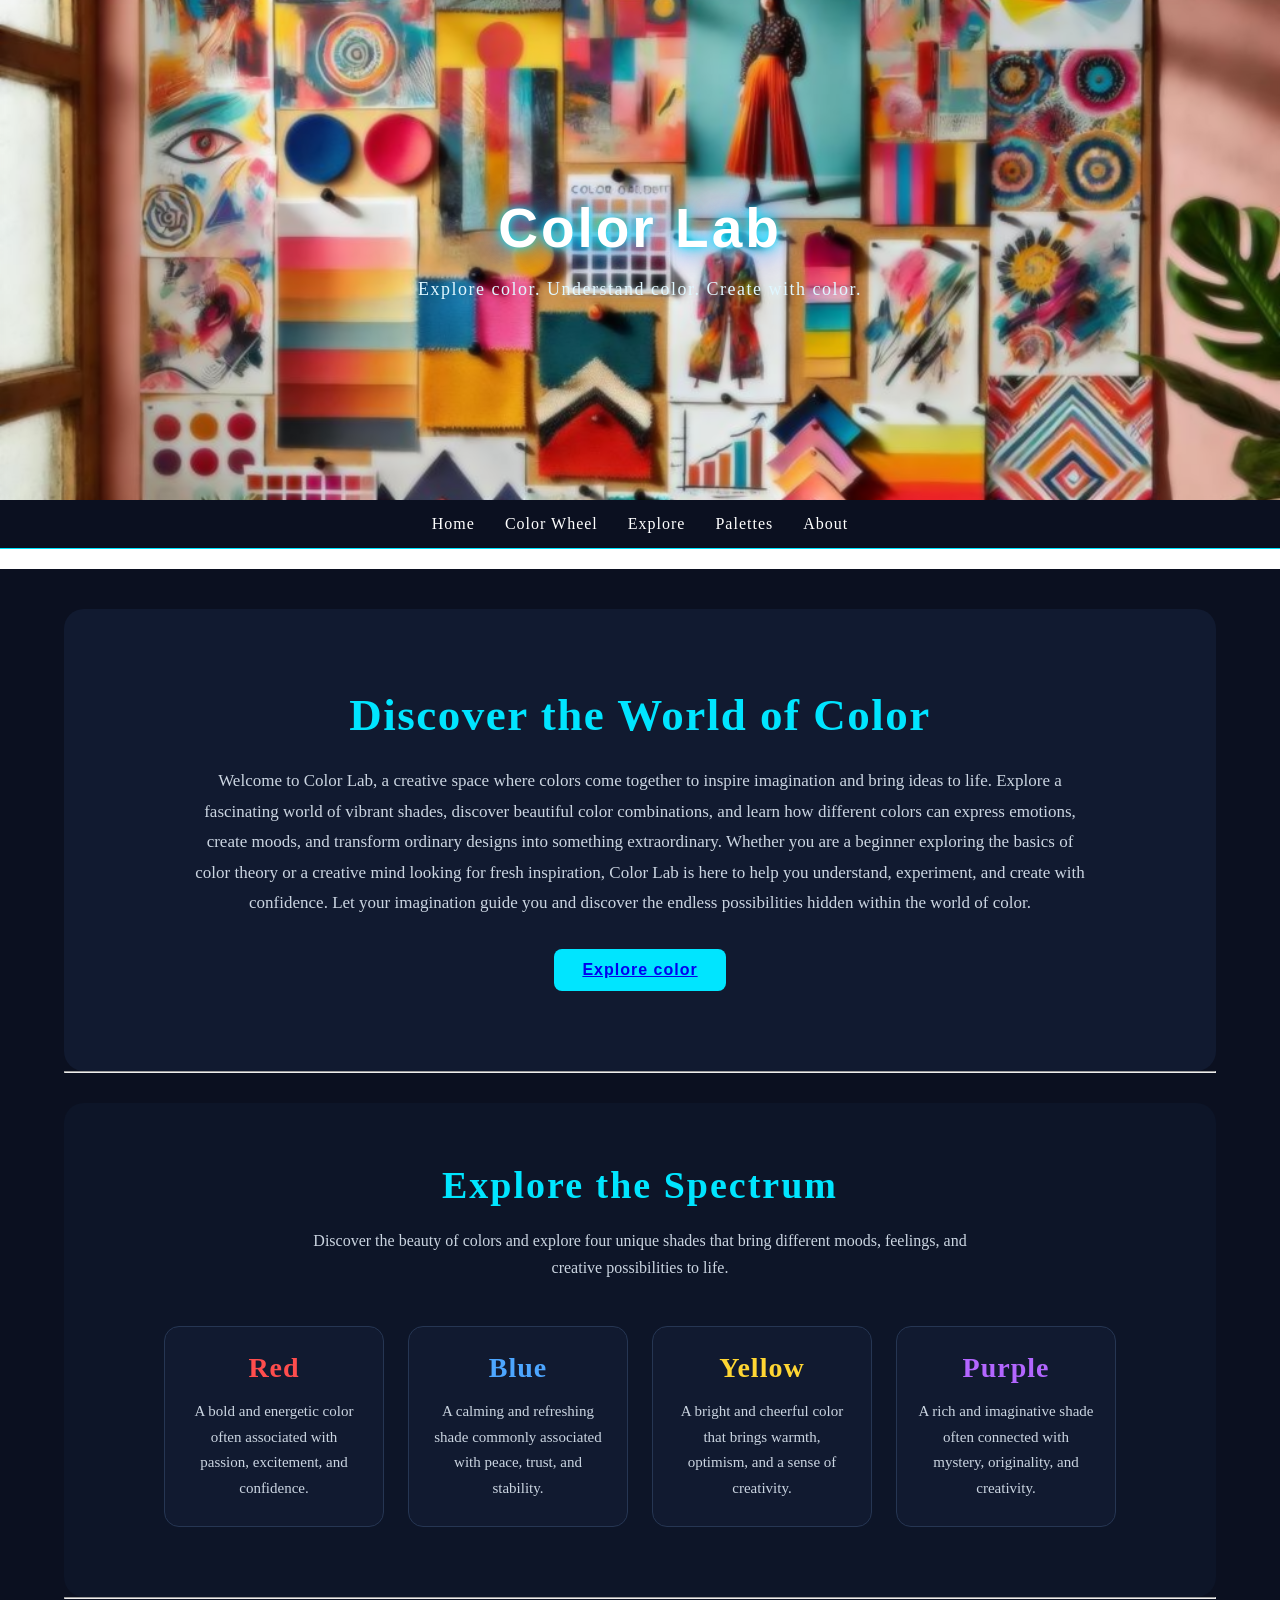
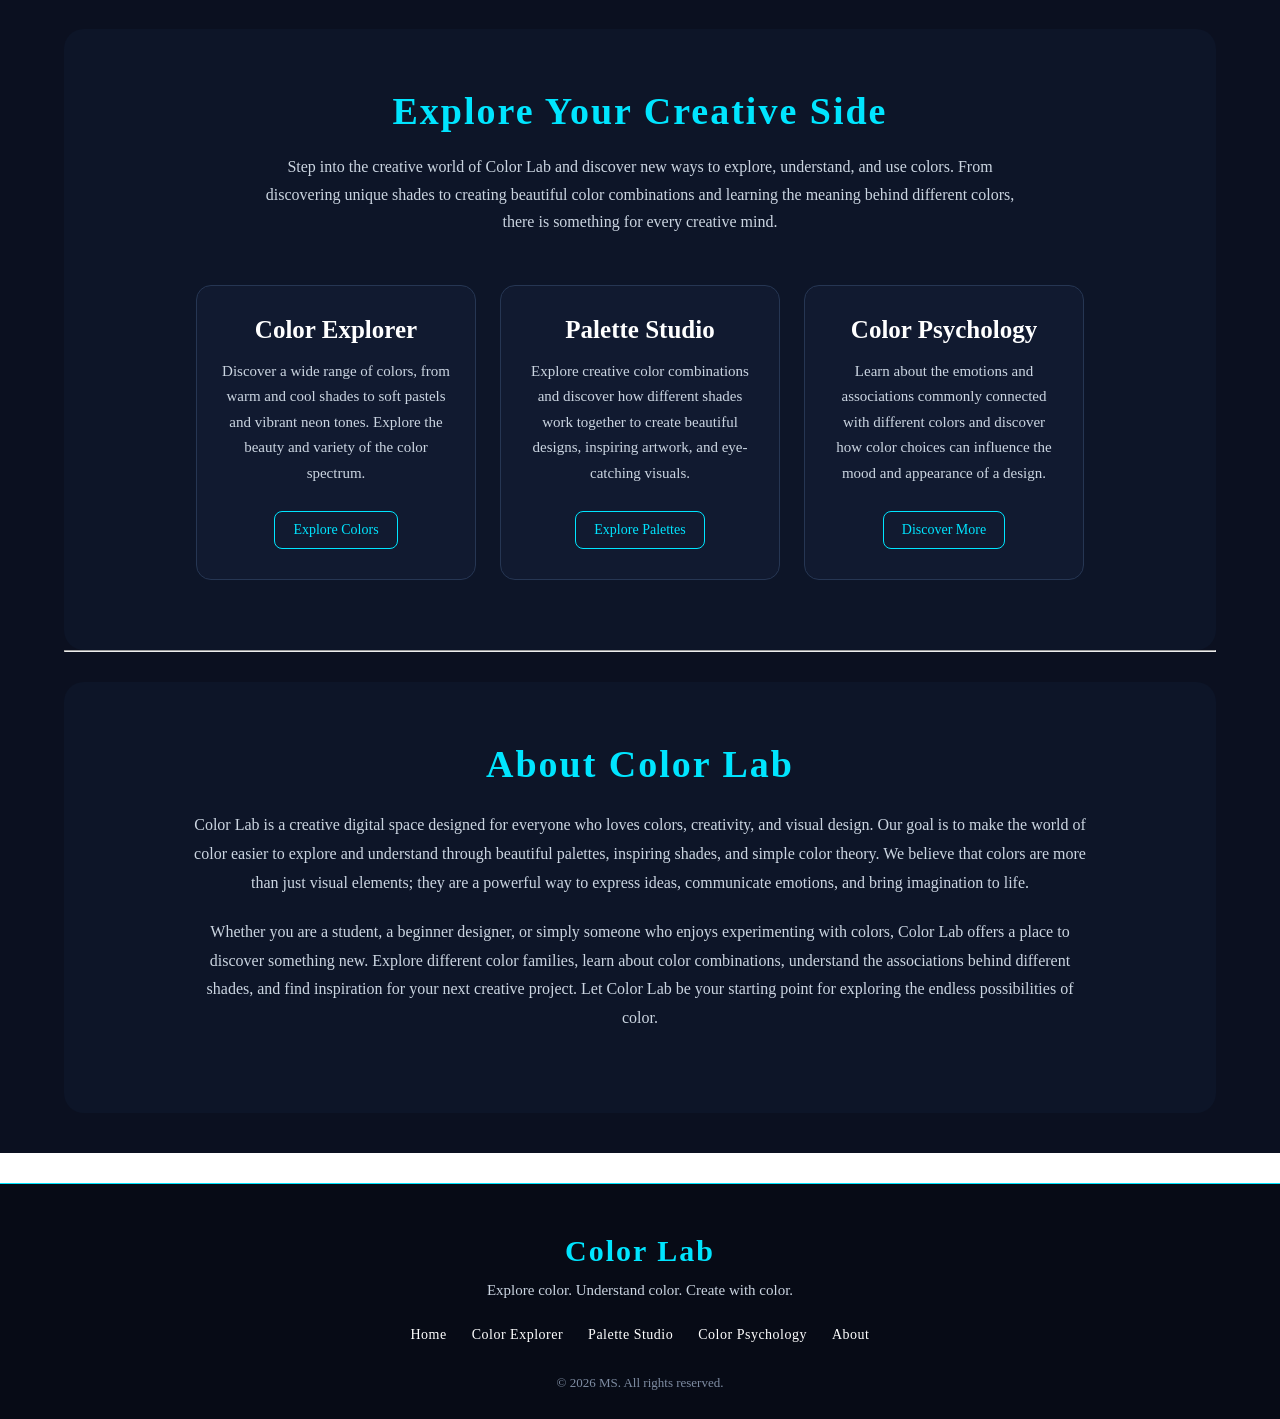
<file: index.html>
<!doctype html>
<html lang="en">
  <head>
    <meta charset="UTF-8" />
    <meta name="viewport" content="width=device-width, initial-scale=1.0" />
    <title>MS ColorLab</title>
    <link rel="stylesheet" href="style.css" />
  </head>
  <body>
    <header>
      <div class="heading-content">
        <h1>Color Lab</h1>
        <p>Explore color. Understand color. Create with color.</p>
      </div>
    </header>
    <nav>
      <ul>
        <li><a href="index.html">Home</a></li>
        <li><a href="colorwheel.html">Color Wheel</a></li>
        <li><a href="index.html#explore">Explore</a></li>
        <li><a href="palettes.html">Palettes</a></li>
        <li><a href="about.html">About</a></li>
      </ul>
    </nav>
    <main class="main">
      <section class="hero">
        <h2>Discover the World of Color</h2>
        <p>
          Welcome to Color Lab, a creative space where colors come together to
          inspire imagination and bring ideas to life. Explore a fascinating
          world of vibrant shades, discover beautiful color combinations, and
          learn how different colors can express emotions, create moods, and
          transform ordinary designs into something extraordinary. Whether you
          are a beginner exploring the basics of color theory or a creative mind
          looking for fresh inspiration, Color Lab is here to help you
          understand, experiment, and create with confidence. Let your
          imagination guide you and discover the endless possibilities hidden
          within the world of color.
        </p>
        <button><a href="#explore">Explore color</a></button>
      </section>
      <hr />
      <section class="featured_color">
        <h2>Explore the Spectrum</h2>
        <p>
          Discover the beauty of colors and explore four unique shades that
          bring different moods, feelings, and creative possibilities to life.
        </p>
        <div class="color-card">
          <h3>Red</h3>
          <p>
            A bold and energetic color often associated with passion,
            excitement, and confidence.
          </p>
        </div>
        <div class="color-card">
          <h3>Blue</h3>
          <p>
            A calming and refreshing shade commonly associated with peace,
            trust, and stability.
          </p>
        </div>
        <div class="color-card">
          <h3>Yellow</h3>
          <p>
            A bright and cheerful color that brings warmth, optimism, and a
            sense of creativity.
          </p>
        </div>
        <div class="color-card">
          <h3>Purple</h3>
          <p>
            A rich and imaginative shade often connected with mystery,
            originality, and creativity.
          </p>
        </div>
      </section>
      <hr />
      <section class="explore" id="explore">
        <h2>Explore Your Creative Side</h2>
        <p>
          Step into the creative world of Color Lab and discover new ways to
          explore, understand, and use colors. From discovering unique shades to
          creating beautiful color combinations and learning the meaning behind
          different colors, there is something for every creative mind.
        </p>
        <div class="explore-card">
          <h3>Color Explorer</h3>
          <p>
            Discover a wide range of colors, from warm and cool shades to soft
            pastels and vibrant neon tones. Explore the beauty and variety of
            the color spectrum.
          </p>
          <a href="colors.html">Explore Colors</a>
        </div>
        <div class="explore-card">
          <h3>Palette Studio</h3>
          <p>
            Explore creative color combinations and discover how different
            shades work together to create beautiful designs, inspiring artwork,
            and eye-catching visuals.
          </p>
          <a href="palettes.html">Explore Palettes</a>
        </div>
        <div class="explore-card">
          <h3>Color Psychology</h3>
          <p>
            Learn about the emotions and associations commonly connected with
            different colors and discover how color choices can influence the
            mood and appearance of a design.
          </p>
          <a href="psychology.html">Discover More</a>
        </div>
      </section>
      <hr />
      <section class="about">
        <h2>About Color Lab</h2>
        <p>
          Color Lab is a creative digital space designed for everyone who loves
          colors, creativity, and visual design. Our goal is to make the world
          of color easier to explore and understand through beautiful palettes,
          inspiring shades, and simple color theory. We believe that colors are
          more than just visual elements; they are a powerful way to express
          ideas, communicate emotions, and bring imagination to life.
        </p>
        <p>
          Whether you are a student, a beginner designer, or simply someone who
          enjoys experimenting with colors, Color Lab offers a place to discover
          something new. Explore different color families, learn about color
          combinations, understand the associations behind different shades, and
          find inspiration for your next creative project. Let Color Lab be your
          starting point for exploring the endless possibilities of color.
        </p>
      </section>
    </main>
    <footer class="footer">
      <h2>Color Lab</h2>

      <p>Explore color. Understand color. Create with color.</p>

      <div class="footer-links">
        <a href="index.html">Home</a>

        <a href="index.html#explore">Color Explorer</a>

        <a href="palettes.html">Palette Studio</a>

        <a href="colorwheel.html">Color Psychology</a>

        <a href="about.html">About</a>
      </div>

      <p class="copyright">&copy; 2026 MS. All rights reserved.</p>
    </footer>
  </body>
</html>
</file>
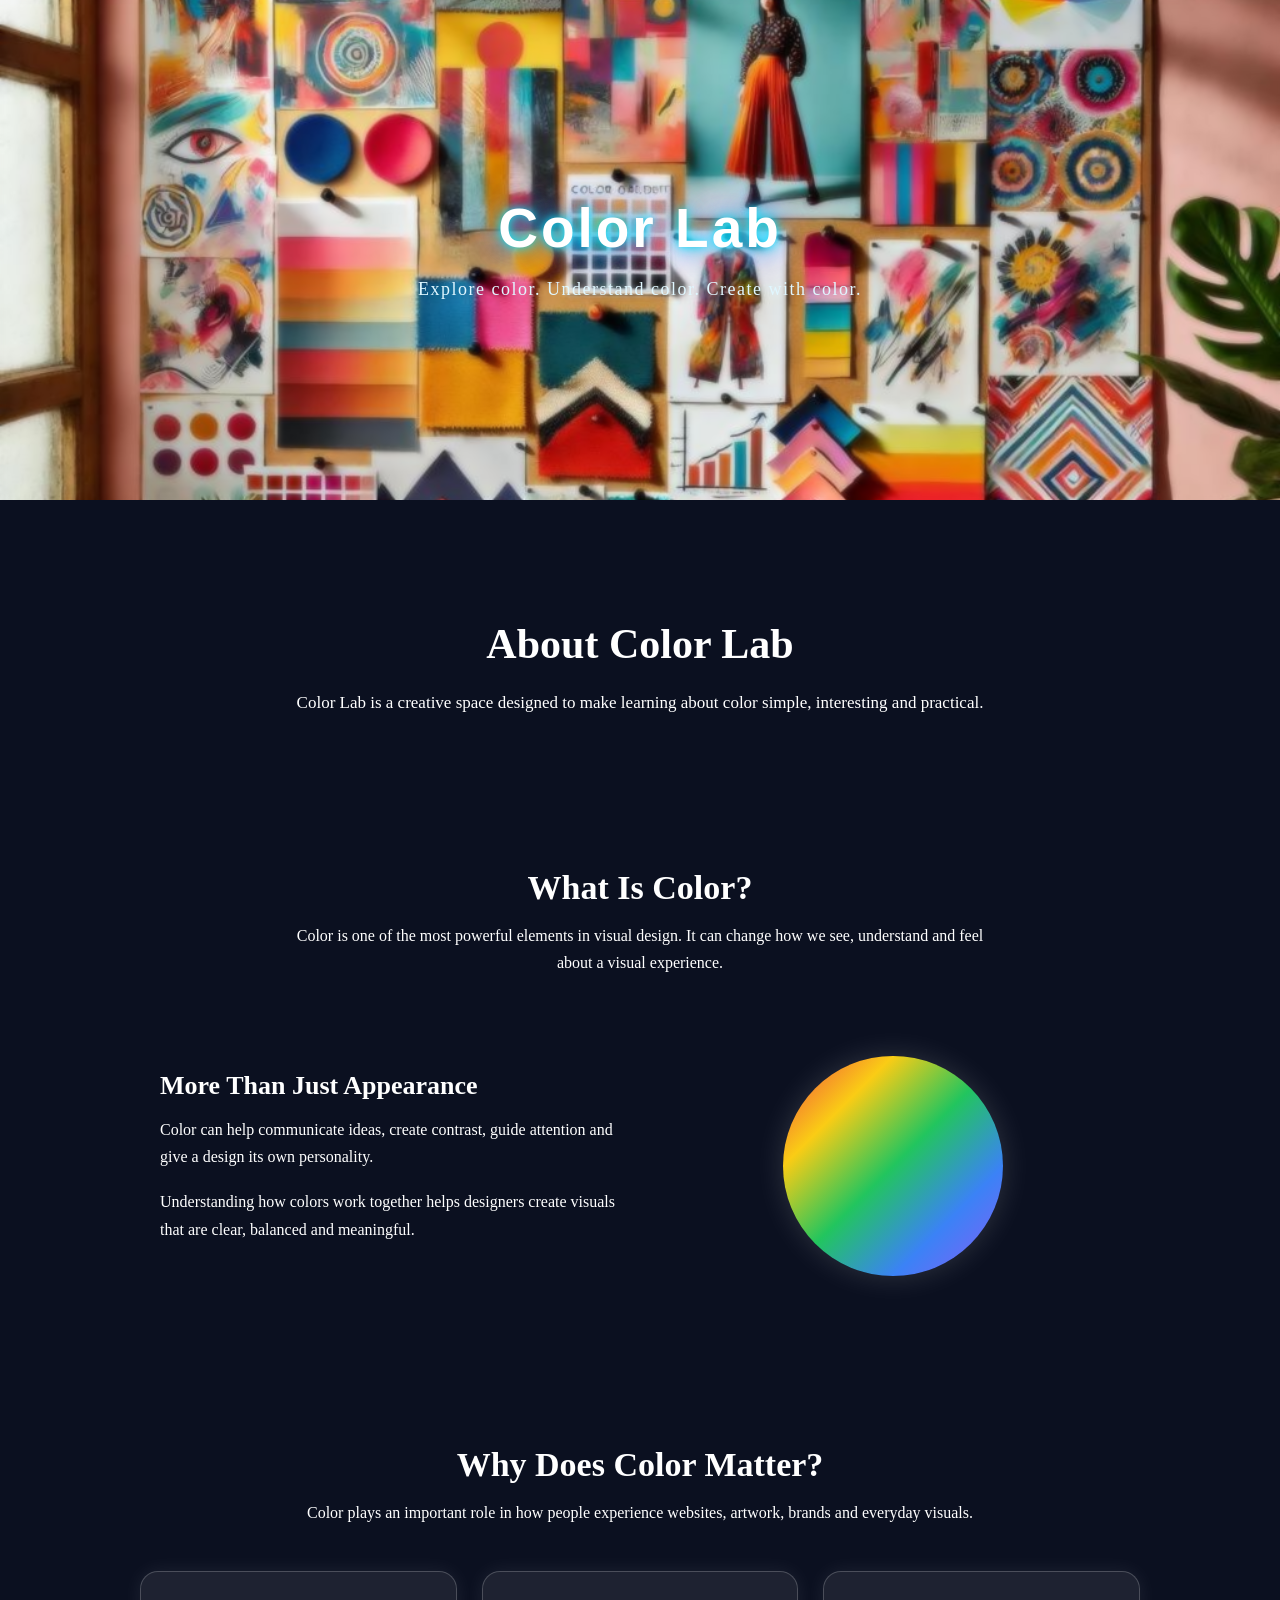
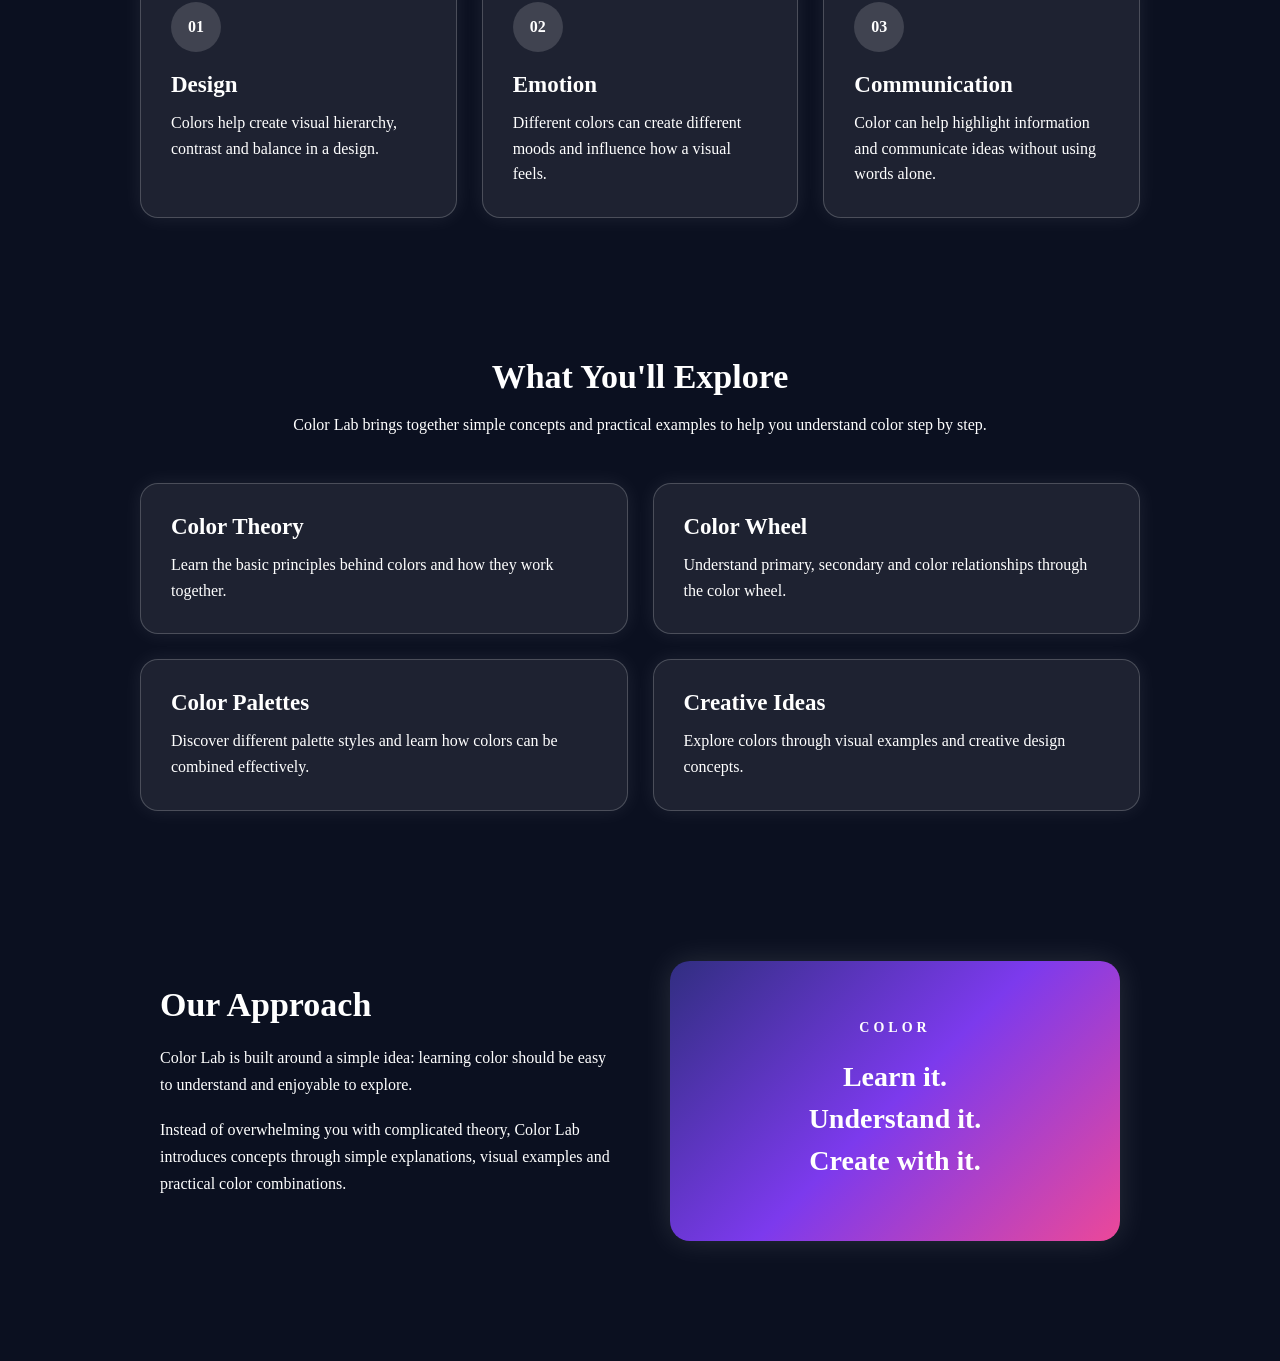
<file: about.html>
<!doctype html>
<html lang="en">
  <head>
    <meta charset="UTF-8" />
    <meta name="viewport" content="width=device-width, initial-scale=1.0" />

    <title>About | MS ColorLab</title>

    <link rel="stylesheet" href="style.css" />
  </head>

  <body>
    <header>
      <div class="heading-content">
        <h1>Color Lab</h1>

        <p>Explore color. Understand color. Create with color.</p>
      </div>

      <nav>
        <ul>
          <li>
            <a href="index.html">Home</a>
          </li>

          <li>
            <a href="explore.html">Explore</a>
          </li>

          <li>
            <a href="color-wheel.html">Color Wheel</a>
          </li>

          <li>
            <a href="palettes.html">Palettes</a>
          </li>

          <li>
            <a href="about.html">About</a>
          </li>
        </ul>
      </nav>
    </header>

    <main class="main">
      <section class="about-hero">
        <h2>About Color Lab</h2>

        <p>
          Color Lab is a creative space designed to make learning about color
          simple, interesting and practical.
        </p>
      </section>
      <section class="about-color-section">
        <h2>What Is Color?</h2>

        <p>
          Color is one of the most powerful elements in visual design. It can
          change how we see, understand and feel about a visual experience.
        </p>

        <div class="about-color-content">
          <div class="about-color-text">
            <h3>More Than Just Appearance</h3>

            <p>
              Color can help communicate ideas, create contrast, guide attention
              and give a design its own personality.
            </p>

            <p>
              Understanding how colors work together helps designers create
              visuals that are clear, balanced and meaningful.
            </p>
          </div>

          <div class="about-color-box">
            <div class="about-color-circle"></div>
          </div>
        </div>
      </section>
      <section class="why-color-section">
        <h2>Why Does Color Matter?</h2>

        <p>
          Color plays an important role in how people experience websites,
          artwork, brands and everyday visuals.
        </p>

        <div class="why-color-container">
          <div class="why-color-card">
            <div class="why-color-icon">01</div>

            <h3>Design</h3>

            <p>
              Colors help create visual hierarchy, contrast and balance in a
              design.
            </p>
          </div>

          <div class="why-color-card">
            <div class="why-color-icon">02</div>

            <h3>Emotion</h3>

            <p>
              Different colors can create different moods and influence how a
              visual feels.
            </p>
          </div>

          <div class="why-color-card">
            <div class="why-color-icon">03</div>

            <h3>Communication</h3>

            <p>
              Color can help highlight information and communicate ideas without
              using words alone.
            </p>
          </div>
        </div>
      </section>
      <section class="explore-about-section">
        <h2>What You'll Explore</h2>

        <p>
          Color Lab brings together simple concepts and practical examples to
          help you understand color step by step.
        </p>

        <div class="explore-about-container">
          <div class="explore-about-card">
            <h3>Color Theory</h3>

            <p>
              Learn the basic principles behind colors and how they work
              together.
            </p>
          </div>

          <div class="explore-about-card">
            <h3>Color Wheel</h3>

            <p>
              Understand primary, secondary and color relationships through the
              color wheel.
            </p>
          </div>

          <div class="explore-about-card">
            <h3>Color Palettes</h3>

            <p>
              Discover different palette styles and learn how colors can be
              combined effectively.
            </p>
          </div>

          <div class="explore-about-card">
            <h3>Creative Ideas</h3>

            <p>
              Explore colors through visual examples and creative design
              concepts.
            </p>
          </div>
        </div>
      </section>
      <section class="approach-section">
        <div class="approach-content">
          <div class="approach-text">
            <h2>Our Approach</h2>

            <p>
              Color Lab is built around a simple idea: learning color should be
              easy to understand and enjoyable to explore.
            </p>

            <p>
              Instead of overwhelming you with complicated theory, Color Lab
              introduces concepts through simple explanations, visual examples
              and practical color combinations.
            </p>
          </div>

          <div class="approach-highlight">
            <span>COLOR</span>

            <h3>
              Learn it.<br />
              Understand it.<br />
              Create with it.
            </h3>
          </div>
        </div>
      </section>
      
    </main>
  </body>
</html>
</file>
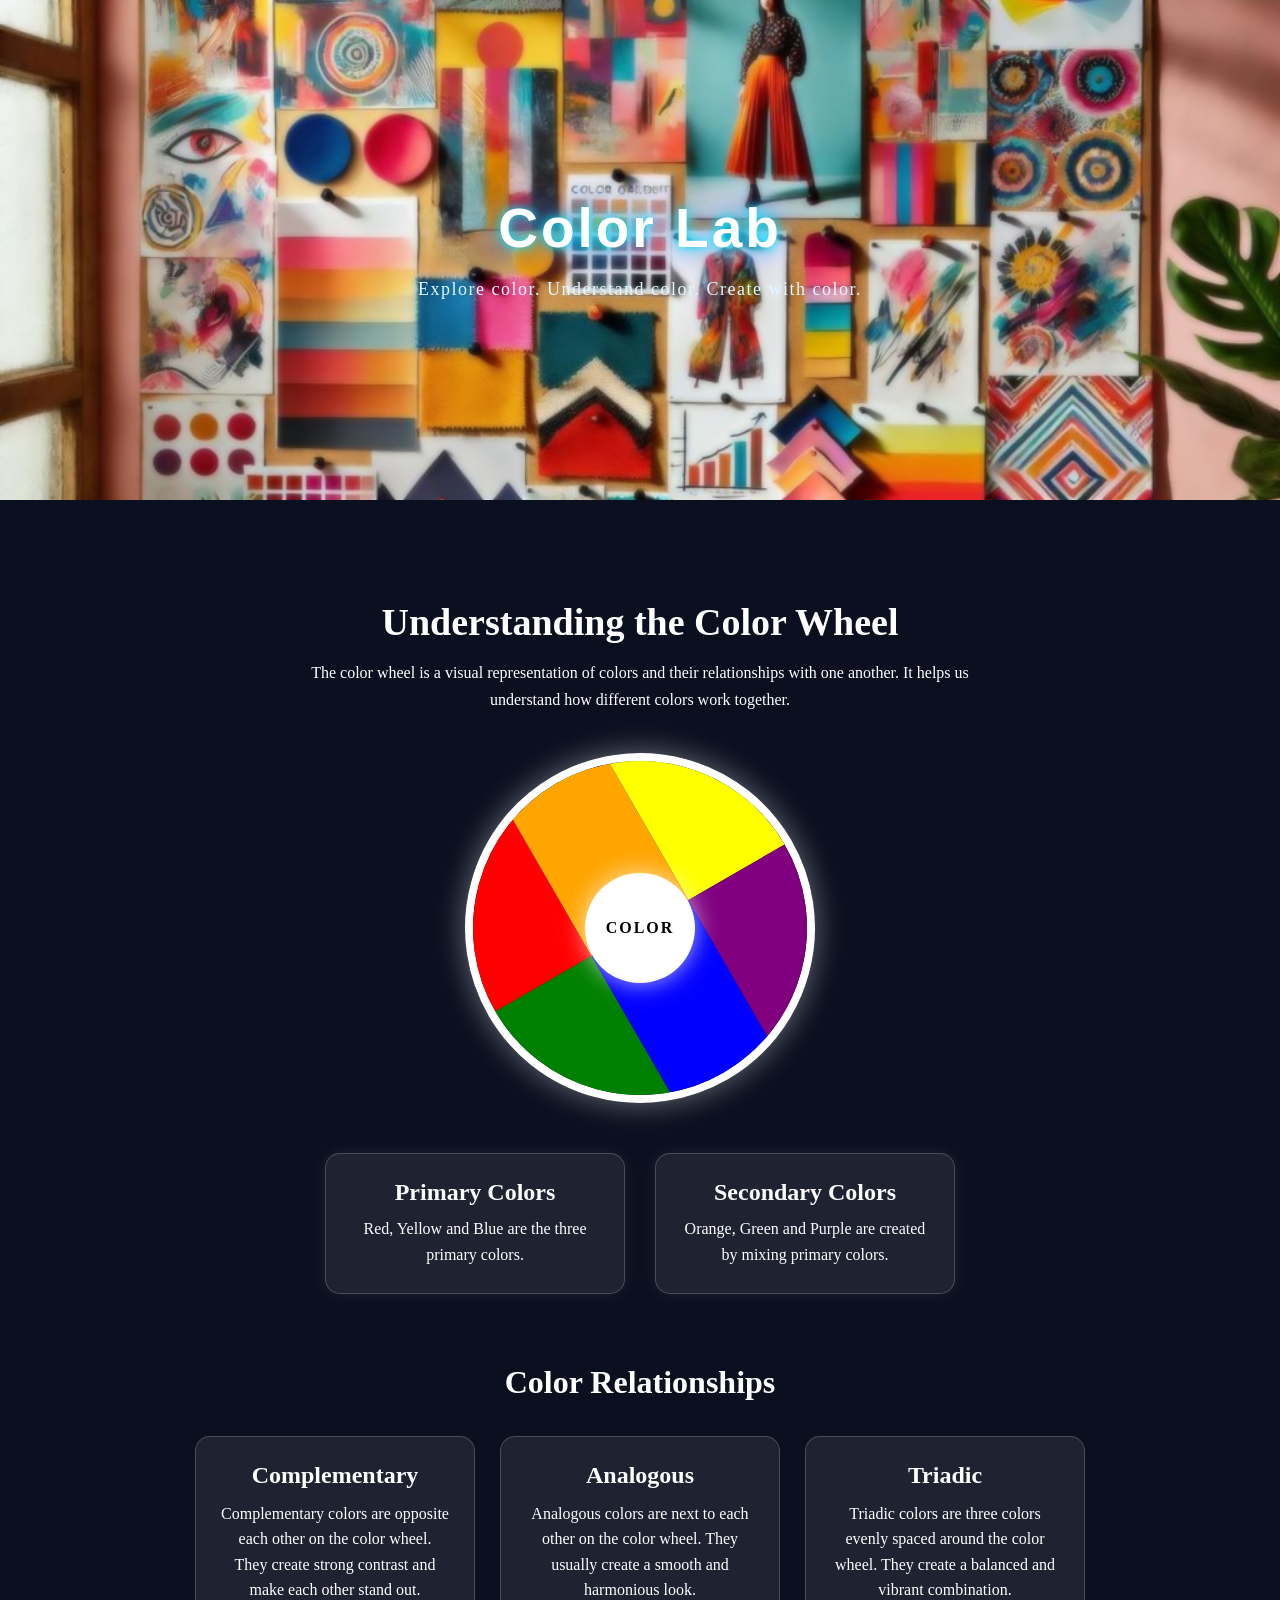
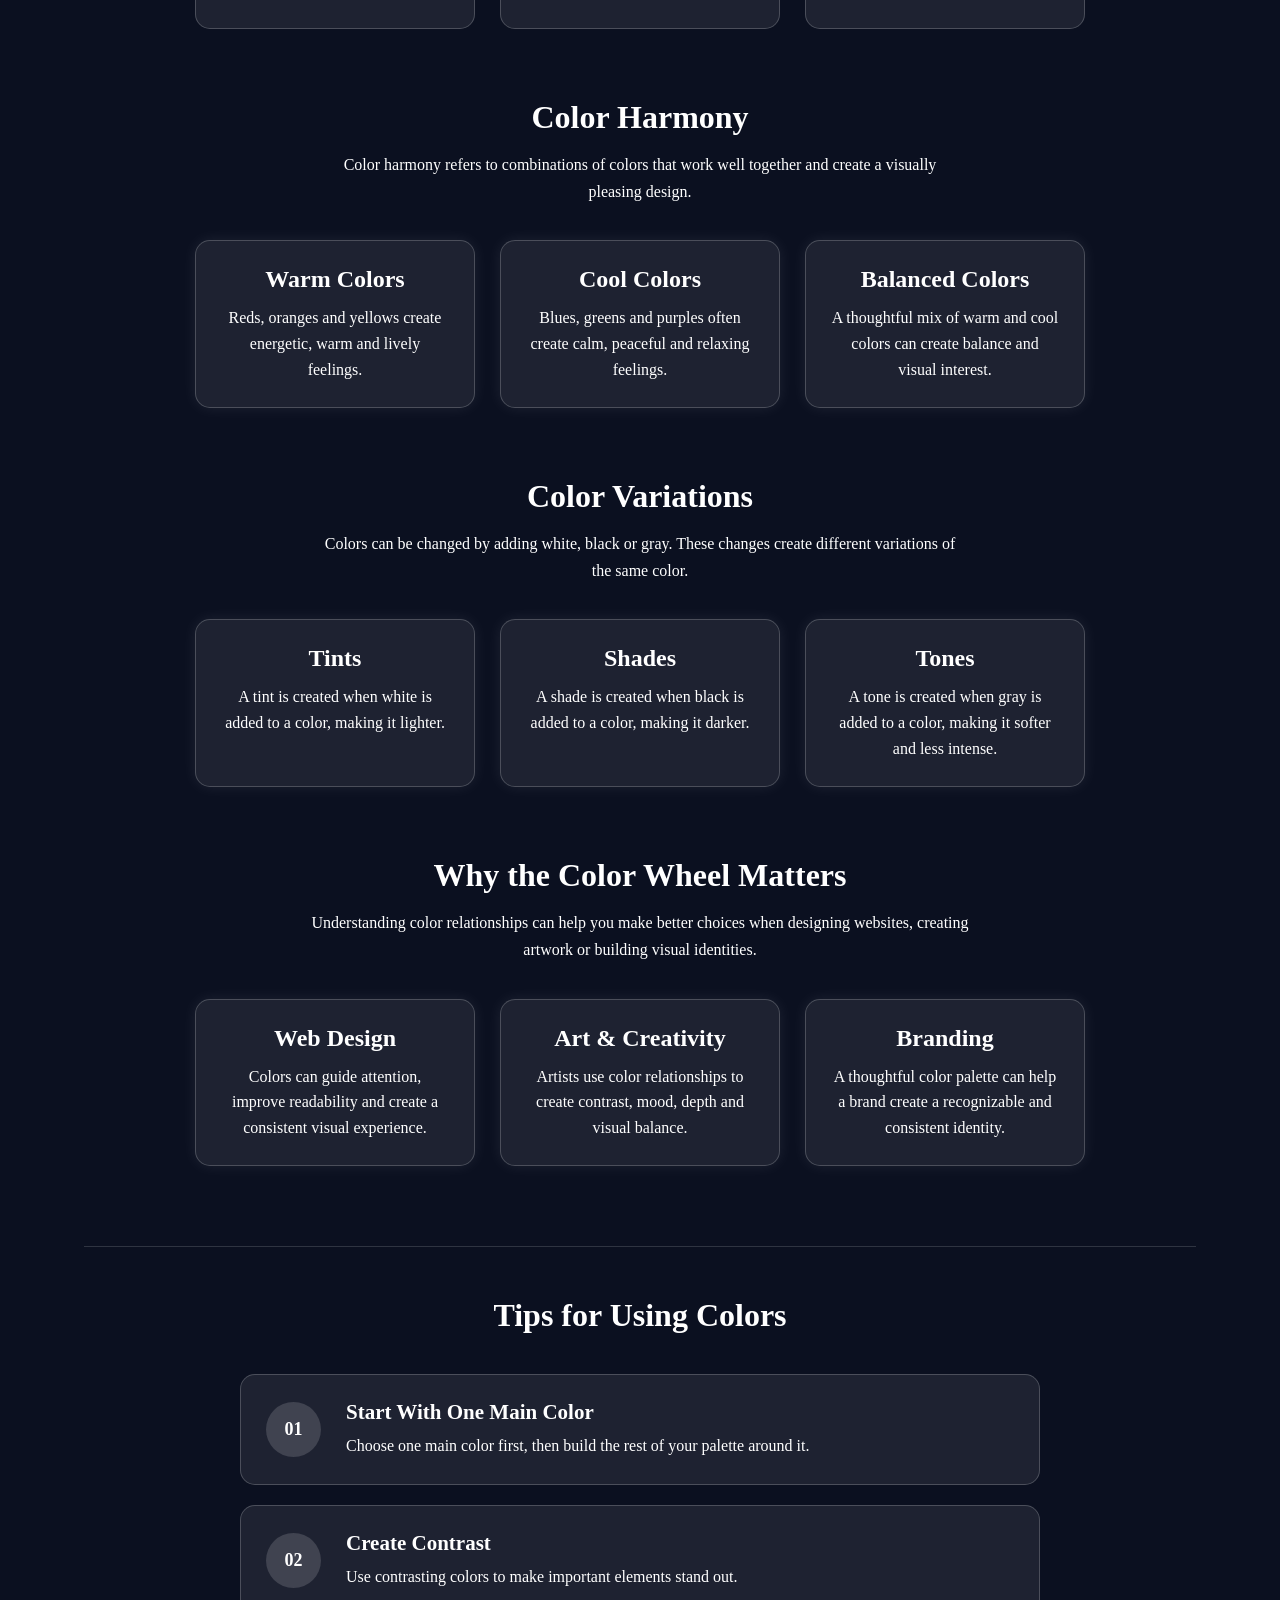
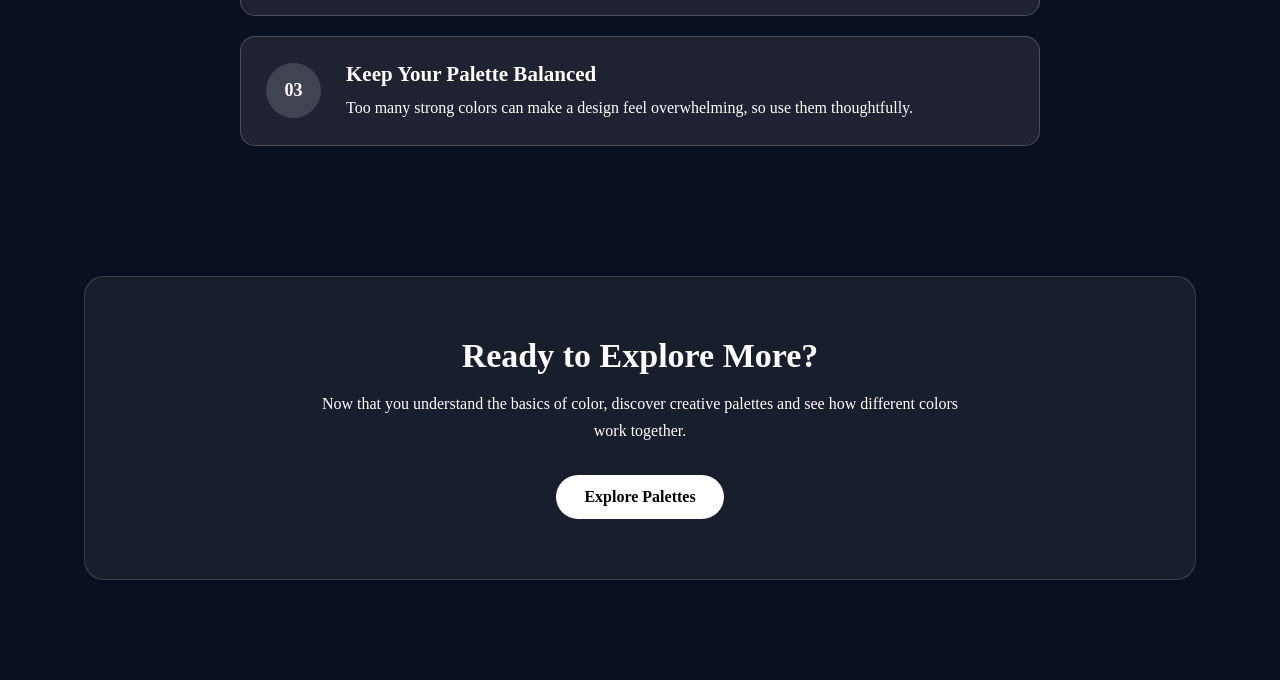
<file: colorwheel.html>
<!DOCTYPE html>
<html lang="en">
<head>
    <meta charset="UTF-8">
    <meta name="viewport" content="width=device-width, initial-scale=1.0">
    <title>Color Wheel | MS ColorLab</title>

    <link rel="stylesheet" href="style.css">
</head>

<body>

    <header>
        <div class="heading-content">
            <h1>Color Lab</h1>
            <p>Explore color. Understand color. Create with color.</p>
        </div>

        <nav>
            <ul>
                <li><a href="index.html">Home</a></li>
                <li><a href="explore.html">Explore</a></li>
                <li><a href="color-wheel.html">Color Wheel</a></li>
                <li><a href="palettes.html">Palettes</a></li>
                <li><a href="about.html">About</a></li>
            </ul>
        </nav>
    </header>

    <main class="main">

        <section class="color-wheel-section">

            <h2>Understanding the Color Wheel</h2>

            <p>
                The color wheel is a visual representation of colors and
                their relationships with one another. It helps us understand
                how different colors work together.
            </p>

            <div class="color-wheel">
                <div class="color red"></div>
                <div class="color orange"></div>
                <div class="color yellow"></div>
                <div class="color green"></div>
                <div class="color blue"></div>
                <div class="color purple"></div>

                 <div class="wheel-center">
                     COLOR 
                    </div>
            </div>
             <div class="color-info">

        <div class="color-category">
            <h3>Primary Colors</h3>
            <p>Red, Yellow and Blue are the three primary colors.</p>
        </div>

        <div class="color-category">
            <h3>Secondary Colors</h3>
            <p>Orange, Green and Purple are created by mixing primary colors.</p>
        </div>

    </div>
    <div class="color-relationships">

    <h2>Color Relationships</h2>

    <div class="relationship-container">

        <div class="relationship-card">
            <h3>Complementary</h3>
            <p>
                Complementary colors are opposite each other on the
                color wheel. They create strong contrast and make
                each other stand out.
            </p>
        </div>

        <div class="relationship-card">
            <h3>Analogous</h3>
            <p>
                Analogous colors are next to each other on the
                color wheel. They usually create a smooth and
                harmonious look.
            </p>
        </div>

        <div class="relationship-card">
            <h3>Triadic</h3>
            <p>
                Triadic colors are three colors evenly spaced around
                the color wheel. They create a balanced and vibrant
                combination.
            </p>
        </div>

    </div>

</div>
<div class="color-harmony">

    <h2>Color Harmony</h2>

    <p>
        Color harmony refers to combinations of colors that work
        well together and create a visually pleasing design.
    </p>

    <div class="harmony-container">

        <div class="harmony-card">
            <h3>Warm Colors</h3>
            <p>
                Reds, oranges and yellows create energetic,
                warm and lively feelings.
            </p>
        </div>

        <div class="harmony-card">
            <h3>Cool Colors</h3>
            <p>
                Blues, greens and purples often create calm,
                peaceful and relaxing feelings.
            </p>
        </div>

        <div class="harmony-card">
            <h3>Balanced Colors</h3>
            <p>
                A thoughtful mix of warm and cool colors can
                create balance and visual interest.
            </p>
        </div>

    </div>

</div>
<div class="color-variations">

    <h2>Color Variations</h2>

    <p>
        Colors can be changed by adding white, black or gray.
        These changes create different variations of the same color.
    </p>

    <div class="variation-container">

        <div class="variation-card">
            <h3>Tints</h3>
            <p>
                A tint is created when white is added to a color,
                making it lighter.
            </p>
        </div>

        <div class="variation-card">
            <h3>Shades</h3>
            <p>
                A shade is created when black is added to a color,
                making it darker.
            </p>
        </div>

        <div class="variation-card">
            <h3>Tones</h3>
            <p>
                A tone is created when gray is added to a color,
                making it softer and less intense.
            </p>
        </div>

    </div>

</div>
<div class="color-importance">

    <h2>Why the Color Wheel Matters</h2>

    <p>
        Understanding color relationships can help you make better
        choices when designing websites, creating artwork or building
        visual identities.
    </p>

    <div class="importance-container">

        <div class="importance-card">
            <h3>Web Design</h3>
            <p>
                Colors can guide attention, improve readability and
                create a consistent visual experience.
            </p>
        </div>

        <div class="importance-card">
            <h3>Art & Creativity</h3>
            <p>
                Artists use color relationships to create contrast,
                mood, depth and visual balance.
            </p>
        </div>

        <div class="importance-card">
            <h3>Branding</h3>
            <p>
                A thoughtful color palette can help a brand create
                a recognizable and consistent identity.
            </p>
        </div>

    </div>

</div>
<div class="color-tips">

    <h2>Tips for Using Colors</h2>

    <div class="tips-content">

        <div class="tip">
            <span>01</span>
            <div>
                <h3>Start With One Main Color</h3>
                <p>
                    Choose one main color first, then build the rest
                    of your palette around it.
                </p>
            </div>
        </div>

        <div class="tip">
            <span>02</span>
            <div>
                <h3>Create Contrast</h3>
                <p>
                    Use contrasting colors to make important elements
                    stand out.
                </p>
            </div>
        </div>

        <div class="tip">
            <span>03</span>
            <div>
                <h3>Keep Your Palette Balanced</h3>
                <p>
                    Too many strong colors can make a design feel
                    overwhelming, so use them thoughtfully.
                </p>
            </div>
        </div>

    </div>

</div>
<div class="explore-more">

    <h2>Ready to Explore More?</h2>

    <p>
        Now that you understand the basics of color, discover
        creative palettes and see how different colors work together.
    </p>

    <a href="palettes.html" class="explore-button">
        Explore Palettes
    </a>

</div>
</section>
</main>

</body>
</html>
</body>
</html>
</file>
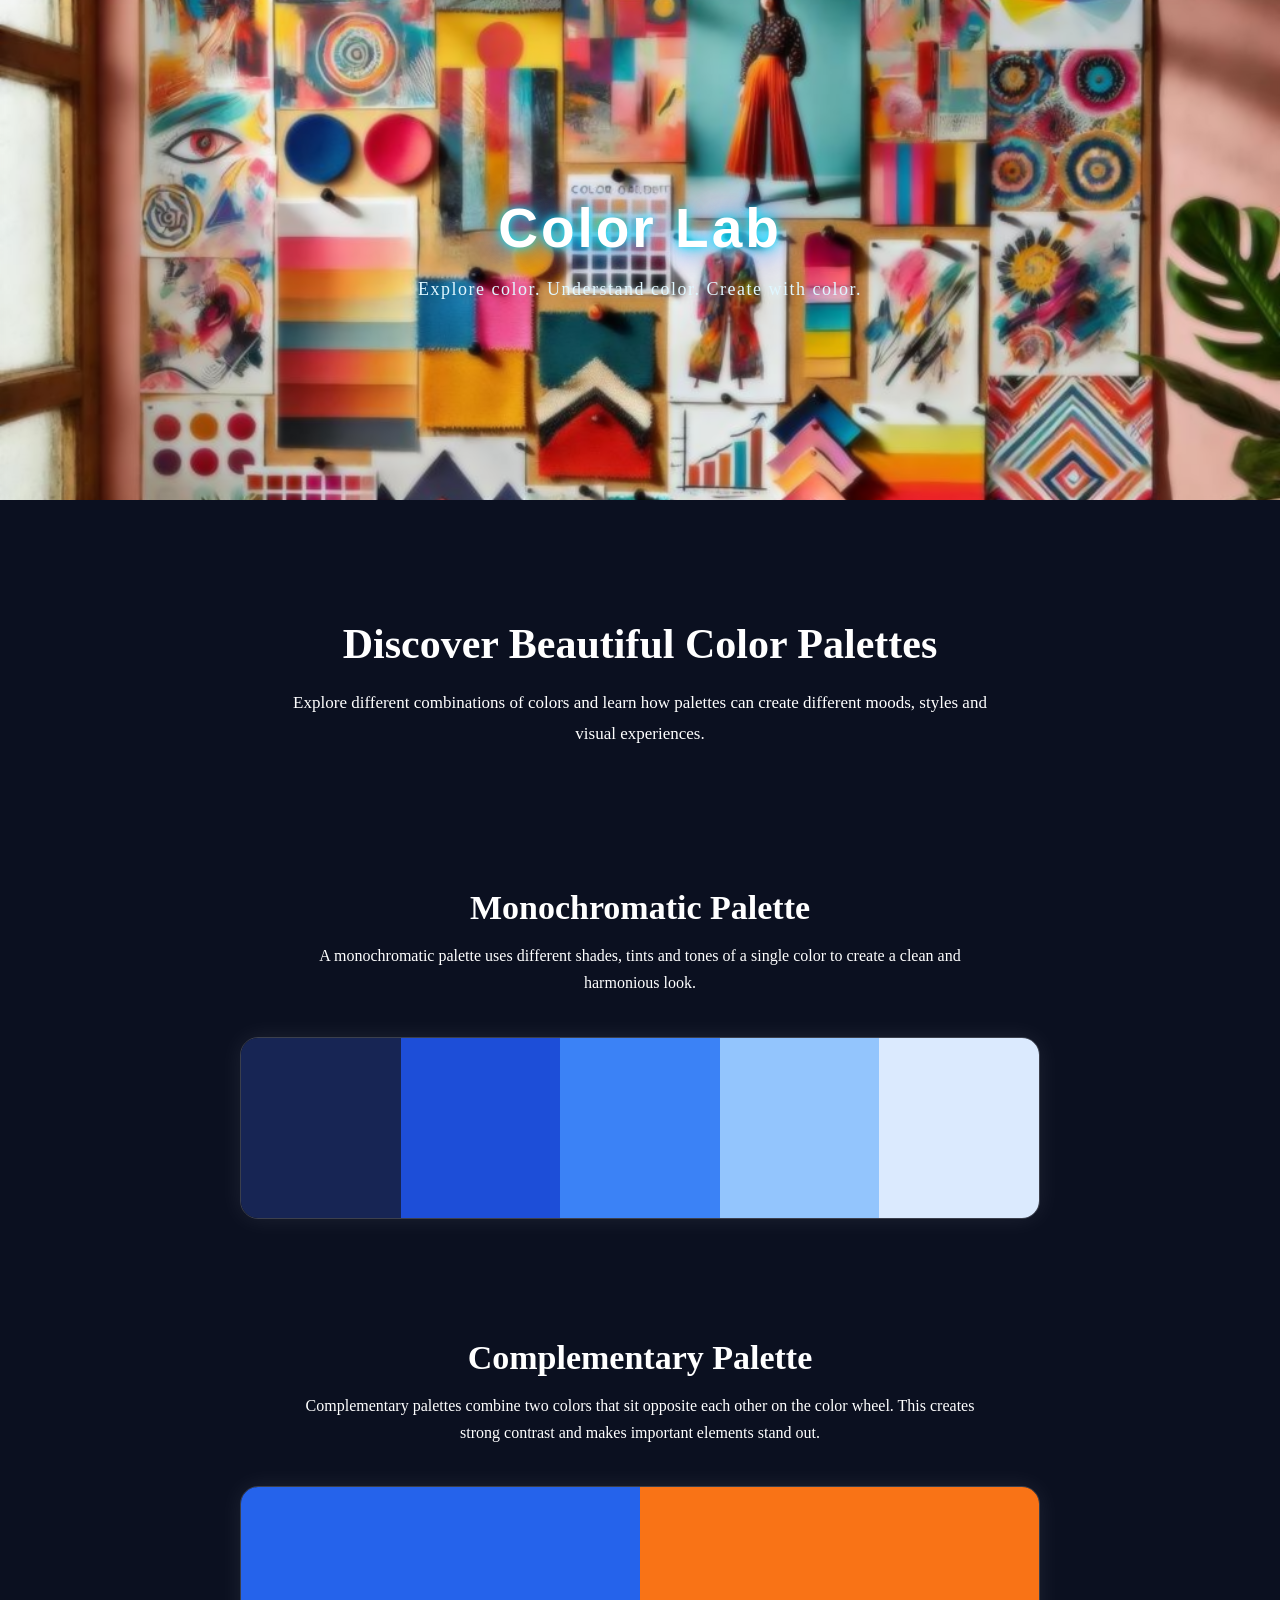
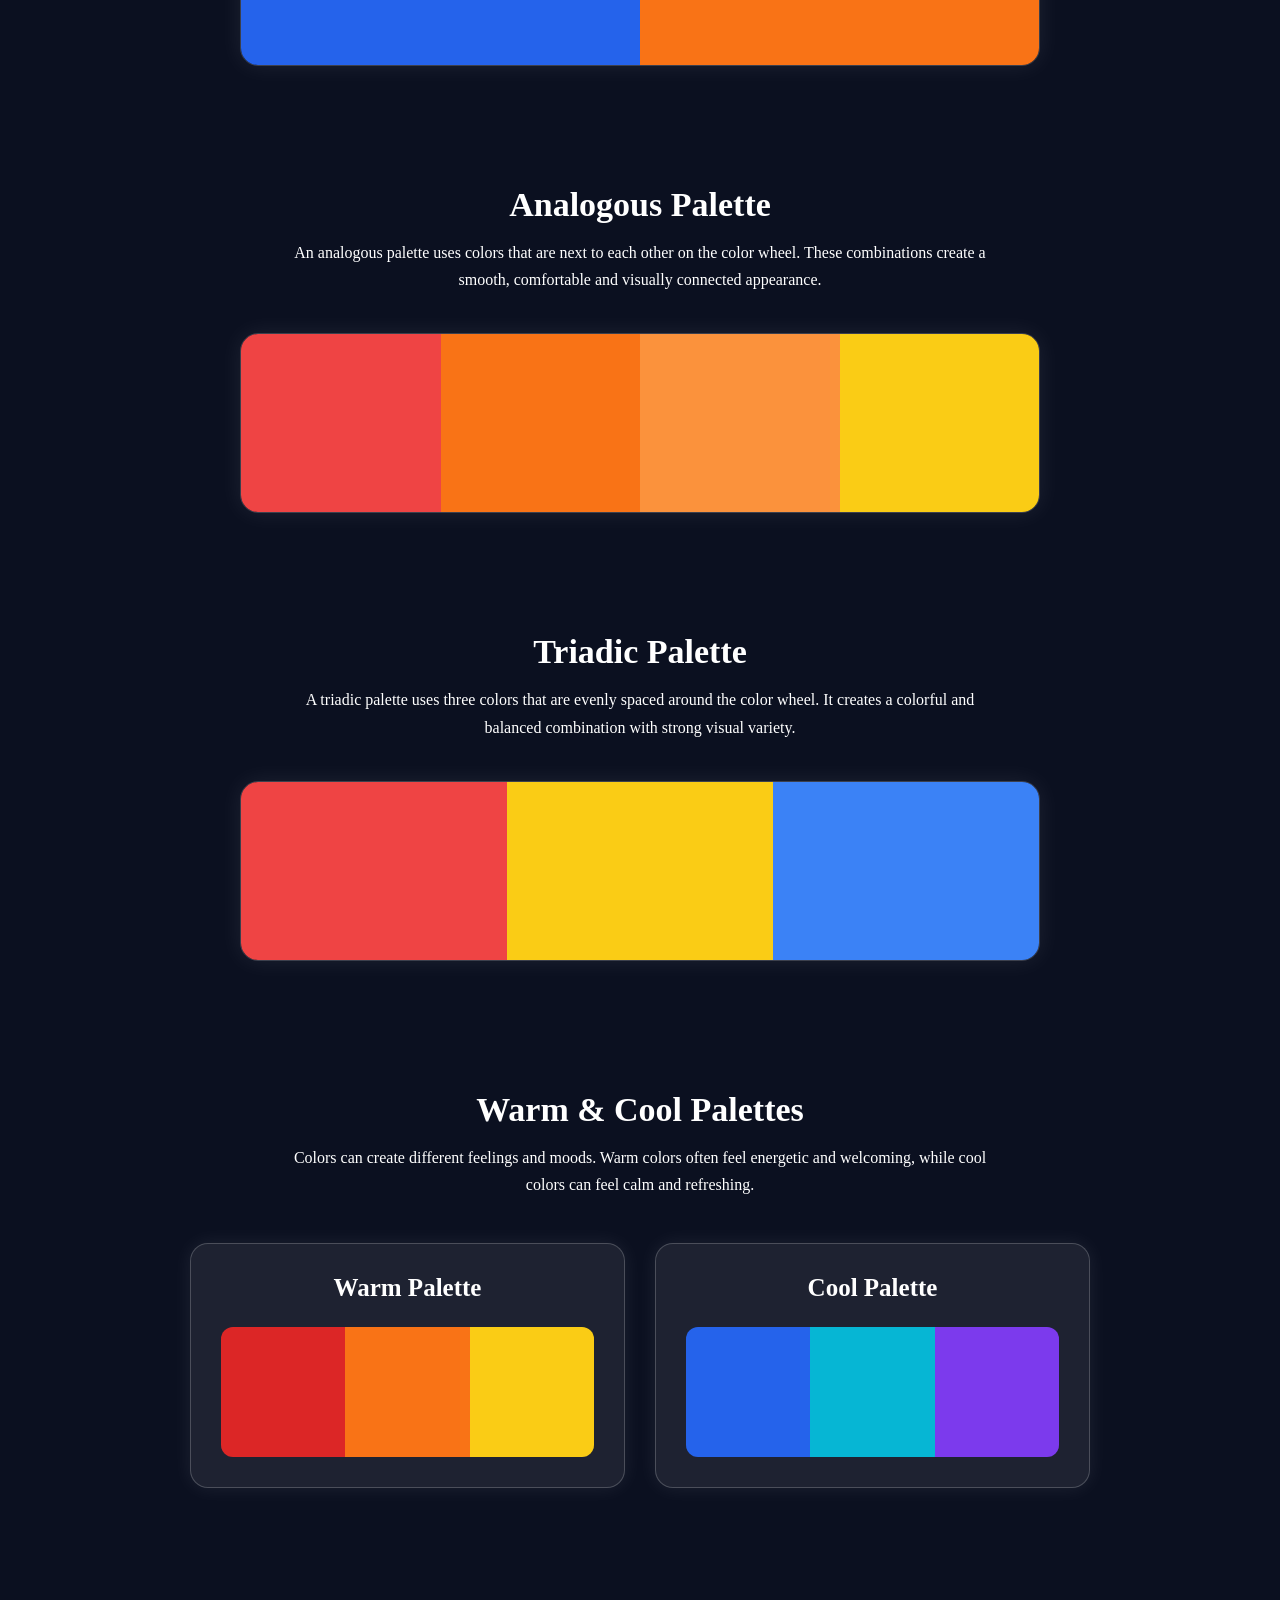
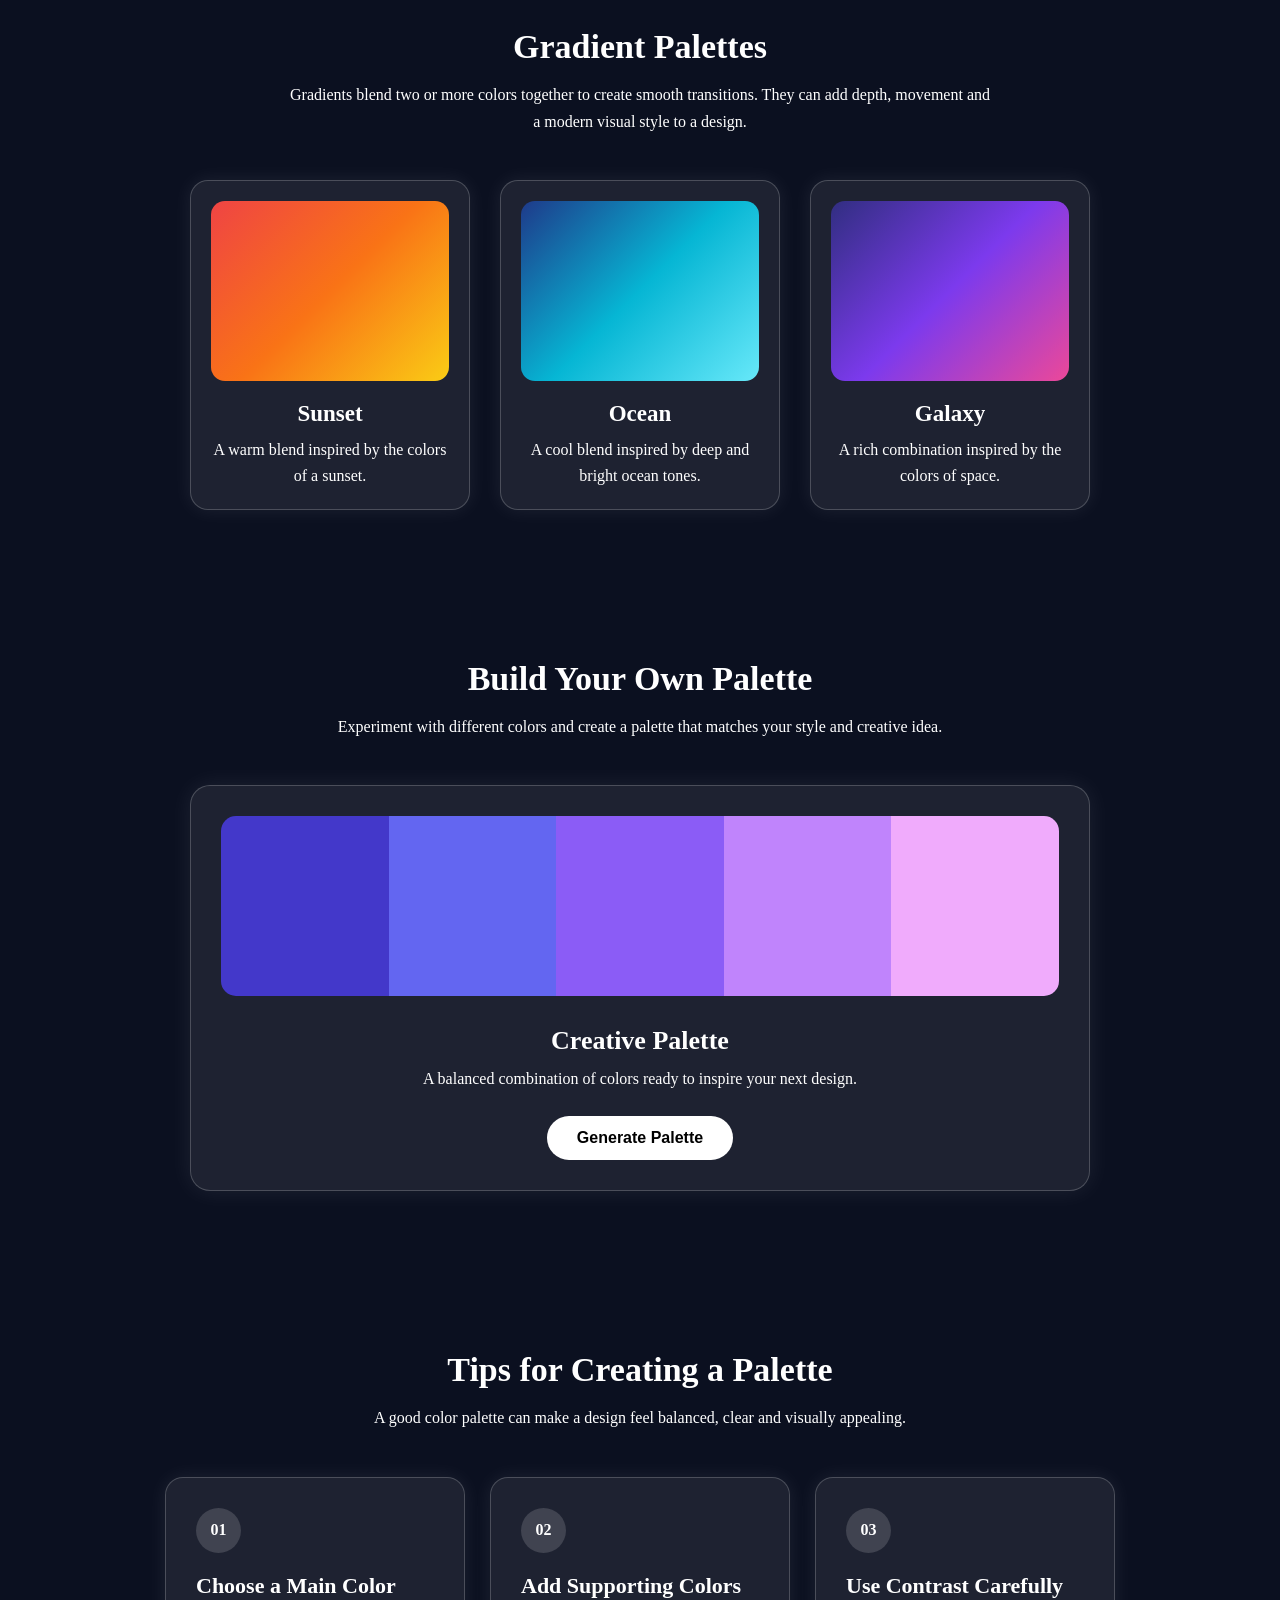
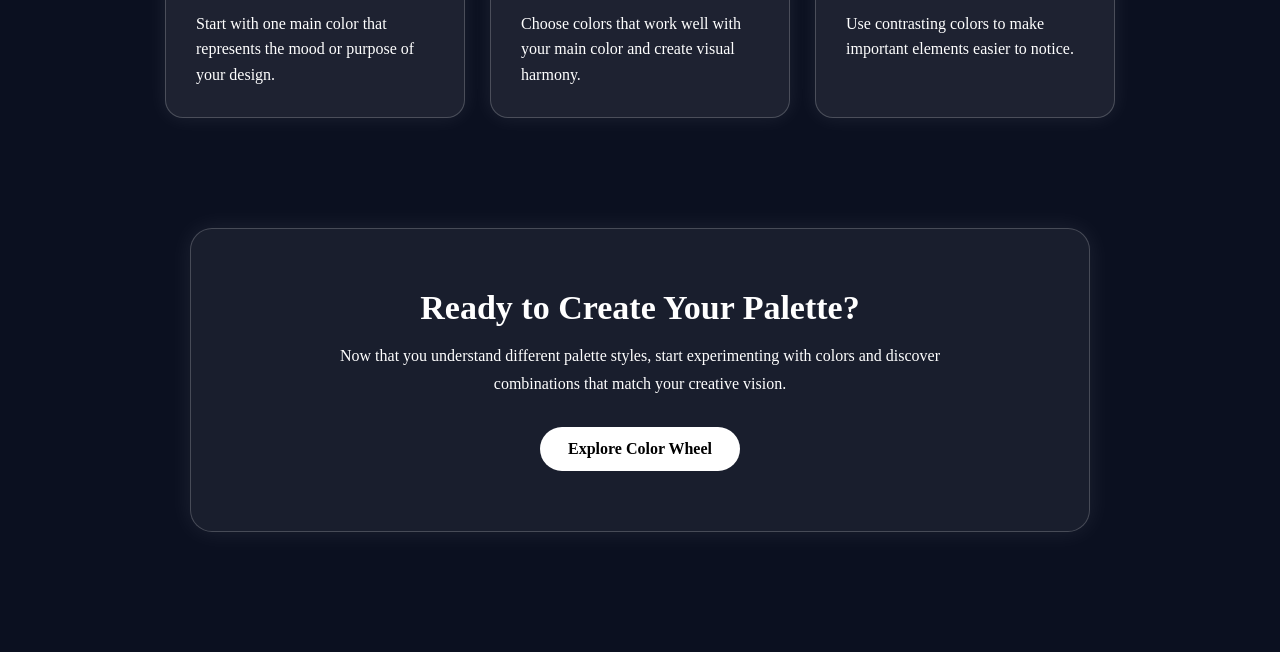
<file: palettes.html>
<!DOCTYPE html>
<html lang="en">

<head>
    <meta charset="UTF-8">
    <meta name="viewport" content="width=device-width, initial-scale=1.0">

    <title>Palettes | MS ColorLab</title>

    <link rel="stylesheet" href="style.css">
</head>

<body>

    <header>

        <div class="heading-content">
            <h1>Color Lab</h1>

            <p>
                Explore color. Understand color. Create with color.
            </p>
        </div>


        <nav>

            <ul>

                <li>
                    <a href="index.html">Home</a>
                </li>

                <li>
                    <a href="explore.html">Explore</a>
                </li>

                <li>
                    <a href="color-wheel.html">Color Wheel</a>
                </li>

                <li>
                    <a href="palettes.html">Palettes</a>
                </li>

                <li>
                    <a href="about.html">About</a>
                </li>

            </ul>

        </nav>

    </header>


    <main class="main">

        <section class="palette-hero">

            <h2>Discover Beautiful Color Palettes</h2>

            <p>
                Explore different combinations of colors and learn
                how palettes can create different moods, styles
                and visual experiences.
            </p>

        </section>
        <section class="monochromatic-section">

    <h2>Monochromatic Palette</h2>

    <p>
        A monochromatic palette uses different shades, tints
        and tones of a single color to create a clean and
        harmonious look.
    </p>

    <div class="palette-card">

        <div class="swatch dark"></div>

        <div class="swatch medium"></div>

        <div class="swatch normal"></div>

        <div class="swatch light"></div>

        <div class="swatch pale"></div>

    </div>

</section>
<section class="complementary-section">

    <h2>Complementary Palette</h2>

    <p>
        Complementary palettes combine two colors that sit
        opposite each other on the color wheel. This creates
        strong contrast and makes important elements stand out.
    </p>

    <div class="complementary-card">

        <div class="complementary-color blue"></div>

        <div class="complementary-color orange"></div>

    </div>

</section>
<section class="analogous-section">

    <h2>Analogous Palette</h2>

    <p>
        An analogous palette uses colors that are next to each
        other on the color wheel. These combinations create a
        smooth, comfortable and visually connected appearance.
    </p>

    <div class="analogous-card">

        <div class="analogous-color red"></div>

        <div class="analogous-color coral"></div>

        <div class="analogous-color orange"></div>

        <div class="analogous-color yellow"></div>

    </div>

</section>
<section class="triadic-section">

    <h2>Triadic Palette</h2>

    <p>
        A triadic palette uses three colors that are evenly
        spaced around the color wheel. It creates a colorful
        and balanced combination with strong visual variety.
    </p>

    <div class="triadic-card">

        <div class="triadic-color red"></div>

        <div class="triadic-color yellow"></div>

        <div class="triadic-color blue"></div>

    </div>

</section>
<section class="mood-palettes-section">

    <h2>Warm & Cool Palettes</h2>

    <p>
        Colors can create different feelings and moods.
        Warm colors often feel energetic and welcoming,
        while cool colors can feel calm and refreshing.
    </p>

    <div class="mood-palette-container">

        <div class="mood-palette warm-palette">

            <h3>Warm Palette</h3>

            <div class="mood-colors">

                <div class="mood-color warm-red"></div>

                <div class="mood-color warm-orange"></div>

                <div class="mood-color warm-yellow"></div>

            </div>

        </div>

        <div class="mood-palette cool-palette">

            <h3>Cool Palette</h3>

            <div class="mood-colors">

                <div class="mood-color cool-blue"></div>

                <div class="mood-color cool-cyan"></div>

                <div class="mood-color cool-purple"></div>

            </div>

        </div>

    </div>

</section>
<section class="gradient-section">

    <h2>Gradient Palettes</h2>

    <p>
        Gradients blend two or more colors together to create
        smooth transitions. They can add depth, movement and
        a modern visual style to a design.
    </p>

    <div class="gradient-container">

        <div class="gradient-card">

            <div class="gradient-box sunset-gradient"></div>

            <h3>Sunset</h3>

            <p>
                A warm blend inspired by the colors of a sunset.
            </p>

        </div>

        <div class="gradient-card">

            <div class="gradient-box ocean-gradient"></div>

            <h3>Ocean</h3>

            <p>
                A cool blend inspired by deep and bright ocean tones.
            </p>

        </div>

        <div class="gradient-card">

            <div class="gradient-box galaxy-gradient"></div>

            <h3>Galaxy</h3>

            <p>
                A rich combination inspired by the colors of space.
            </p>

        </div>

    </div>

</section>
<section class="palette-generator-section">

    <h2>Build Your Own Palette</h2>

    <p>
        Experiment with different colors and create a palette
        that matches your style and creative idea.
    </p>

    <div class="generator-card">

        <div class="generator-colors">

            <div class="generator-color color-one"></div>

            <div class="generator-color color-two"></div>

            <div class="generator-color color-three"></div>

            <div class="generator-color color-four"></div>

            <div class="generator-color color-five"></div>

        </div>

        <div class="generator-info">

            <h3>Creative Palette</h3>

            <p>
                A balanced combination of colors ready
                to inspire your next design.
            </p>

            <button class="generate-button">
                Generate Palette
            </button>

        </div>

    </div>

</section>
<section class="palette-tips-section">

    <h2>Tips for Creating a Palette</h2>

    <p>
        A good color palette can make a design feel balanced,
        clear and visually appealing.
    </p>

    <div class="palette-tips-container">

        <div class="palette-tip">

            <span>01</span>

            <h3>Choose a Main Color</h3>

            <p>
                Start with one main color that represents
                the mood or purpose of your design.
            </p>

        </div>

        <div class="palette-tip">

            <span>02</span>

            <h3>Add Supporting Colors</h3>

            <p>
                Choose colors that work well with your main
                color and create visual harmony.
            </p>

        </div>

        <div class="palette-tip">

            <span>03</span>

            <h3>Use Contrast Carefully</h3>

            <p>
                Use contrasting colors to make important
                elements easier to notice.
            </p>

        </div>

    </div>

</section>
<section class="palette-cta">

    <h2>Ready to Create Your Palette?</h2>

    <p>
        Now that you understand different palette styles,
        start experimenting with colors and discover
        combinations that match your creative vision.
    </p>

    <a href="color-wheel.html" class="palette-cta-button">
        Explore Color Wheel
    </a>

</section>
    </main>

</body>

</html>
</file>
<file: style.css>
*{
    margin: 0;
    padding: 0;
    box-sizing: border-box;
}
/* header */
header{
    text-align: center;
    background-image:url("colorlab.png");
    height: 500px;
    background-size: cover;
    background-position: center;
    background-repeat: no-repeat;
    position: relative;
    overflow: hidden;
}
header::before {
    content: "";
    position: absolute;
    inset: 0;

    background-image: url("colorlab.png");
    background-size: cover;
    background-position: center;

    opacity: 0.5;
    filter: blur(3px);

    z-index: 0;
}
.heading-content{
    align-items: center;
    justify-content: center;
    position: relative;
    z-index: 1;
    display: flex;
    flex-direction: column;
    height: 100%;
    gap: 15px;
}
header h1{
    font-size: 55px;
    font-weight: bold;
    color: #fff;
    letter-spacing: 3px;
    font-family: Arial, Helvetica, sans-serif;

    text-shadow: 0 0 10px #00e5ff,
             0 0 25px #00e5ff,
             0 0 40px #8a2be2;
}
header p{
    font-size: 18px;
    color: #e0f7ff;
    letter-spacing: 1.5px;
    line-height: 1.6;
}
/* navbar */
nav {
    background-color: #0b1020;
    padding: 15px 0;
    border-bottom: 1px solid #00e5ff;
    margin-bottom: 20px;
}
nav ul{
    display: flex;
    flex-direction: row;
    gap: 30px;
    list-style: none;
    align-items: center;
    justify-content: center;
}
nav ul li a {
    text-decoration: none;
    color: #ffffff;
    font-size: 16px;
    font-weight: 500;
    letter-spacing: 1px;
}
nav ul li a:hover{
    color: #00e5ff;
    text-shadow: 0 0 10px #00e5ff;
    transition: 0.3s ease;
}
/* mainsection */
.main{
    background-color: #0b1020;
    padding: 40px 5%;
    color: #ffffff;
}
/* section1 */
.hero{
    text-align: center;
    padding: 80px 20px;
    background-color: #111a30;
    border-radius: 20px;
}
.hero h2 {
    font-size: 45px;
    color: #00e5ff;
    font-weight: bold;
    letter-spacing: 1.5px;
    margin-bottom: 25px;
}
.hero p {
    font-size: 17px;
    color: #cbd5e1;
    line-height: 1.8;
    max-width: 900px;
    margin: 0 auto;
}
.hero button {
    margin-top: 30px;
    padding: 12px 28px;
    background-color: #00e5ff;
    color: #0b1020;
    border: none;
    border-radius: 8px;
    font-size: 16px;
    font-weight: bold;
    letter-spacing: 1px;
    cursor: pointer;
    transition: 0.3s ease;
}

.hero button:hover {
    background-color: #ffffff;
    color: #0b1020;
    box-shadow: 0 0 20px rgba(0, 229, 255, 0.5);
    transform: translateY(-3px);
}
/* section2 */
.featured_color {
    text-align: center;
    padding: 60px 20px;
    background-color: #0d1528;
    border-radius: 20px;
    margin-top: 30px;
}
.featured_color h2 {
    font-size: 38px;
    color: #00e5ff;
    margin-bottom: 20px;
    letter-spacing: 2px;
}
.featured_color > p {
    font-size: 16px;
    color: #cbd5e1;
    line-height: 1.7;
    max-width: 700px;
    margin: 0 auto 35px;
}
.color-card {
    display: inline-block;
    vertical-align: top;
    width: 220px;
    min-height: 180px;
    margin: 10px;
    padding: 25px 20px;
    border-radius: 15px;
    background-color: #111a30;
    border: 1px solid #263653;
    text-align: center;
    transition: 0.3s ease;
}
.color-card:hover {
    transform: translateY(-8px);
    border-color: #00e5ff;
    box-shadow: 0 0 20px rgba(0, 229, 255, 0.25);
}
.color-card h3 {
    font-size: 28px;
    margin-bottom: 15px;
    letter-spacing: 1px;
}
.color-card:nth-of-type(1) h3 {
    color: #ff4d4d;
}

.color-card:nth-of-type(2) h3 {
    color: #4da6ff;
}

.color-card:nth-of-type(3) h3 {
    color: #ffd633;
}

.color-card:nth-of-type(4) h3 {
    color: #b366ff;
}
.color-card p {
    font-size: 15px;
    color: #cbd5e1;
    line-height: 1.7;
}
/* section3 */
.explore {
    text-align: center;
    padding: 60px 20px;
    background-color: #0d1528;
    border-radius: 20px;
    margin-top: 30px;
}

.explore h2 {
    font-size: 38px;
    color: #00e5ff;
    margin-bottom: 20px;
    letter-spacing: 2px;
}

.explore p {
    font-size: 16px;
    color: #cbd5e1;
    line-height: 1.7;
    max-width: 750px;
    margin: 0 auto 40px;
}

.explore-card {
    display: inline-block;
    vertical-align: top;
    width: 280px;
    min-height: 260px;
    margin: 10px;
    padding: 30px 25px;
    background-color: #111a30;
    border: 1px solid #263653;
    border-radius: 15px;
    text-align: center;
    transition: 0.3s ease;
}

.explore-card:hover {
    transform: translateY(-8px);
    border-color: #00e5ff;
    box-shadow: 0 0 20px rgba(0, 229, 255, 0.25);
}

.explore-card h3 {
    font-size: 25px;
    color: #ffffff;
    margin-bottom: 15px;
}

.explore-card p {
    font-size: 15px;
    color: #cbd5e1;
    line-height: 1.7;
    margin-bottom: 25px;
}

.explore-card a {
    display: inline-block;
    text-decoration: none;
    color: #00e5ff;
    border: 1px solid #00e5ff;
    padding: 10px 18px;
    border-radius: 8px;
    font-size: 14px;
    transition: 0.3s ease;
}

.explore-card a:hover {
    background-color: #00e5ff;
    color: #0b1020;
    box-shadow: 0 0 15px rgba(0, 229, 255, 0.4);
}
/* section4 about */
.about {
    text-align: center;
    padding: 60px 20px;
    margin-top: 30px;
    background-color: #0d1528;
    border-radius: 20px;
}

.about h2 {
    font-size: 38px;
    color: #00e5ff;
    margin-bottom: 25px;
    letter-spacing: 2px;
}

.about p {
    max-width: 900px;
    margin: 0 auto 20px;
    font-size: 16px;
    color: #cbd5e1;
    line-height: 1.8;
}
.footer {
    text-align: center;
    padding: 50px 20px 25px;
    background-color: #070b16;
    border-top: 1px solid #00e5ff;
    margin-top: 30px;
}

.footer h2 {
    font-size: 30px;
    color: #00e5ff;
    margin-bottom: 10px;
    letter-spacing: 2px;
}

.footer > p {
    font-size: 15px;
    color: #cbd5e1;
    margin-bottom: 25px;
    line-height: 1.6;
}

.footer-links {
    display: flex;
    justify-content: center;
    align-items: center;
    gap: 25px;
    flex-wrap: wrap;
    margin-bottom: 30px;
}

.footer-links a {
    text-decoration: none;
    color: #ffffff;
    font-size: 14px;
    letter-spacing: 0.5px;
    transition: 0.3s ease;
}

.footer-links a:hover {
    color: #00e5ff;
    text-shadow: 0 0 10px #00e5ff;
}

.footer .copyright {
    font-size: 13px;
    color: #7f8da3;
    margin-bottom: 0;
}
@media (max-width: 768px) {

    header {
        height: 400px;
    }

    header h1 {
        font-size: 40px;
    }

    header p {
        font-size: 15px;
        padding: 0 20px;
    }

    nav ul {
        gap: 15px;
        flex-wrap: wrap;
        padding: 0 15px;
    }

    nav ul li a {
        font-size: 14px;
    }

    .main {
        padding: 25px 15px;
    }

    .hero {
        padding: 50px 20px;
    }

    .hero h2 {
        font-size: 32px;
    }

    .hero p {
        font-size: 15px;
    }

    .color-card {
        width: 90%;
        margin: 10px auto;
        display: block;
    }

    .explore-card {
        width: 90%;
        margin: 10px auto;
        display: block;
    }

    .about {
        padding: 50px 20px;
    }

    .about h2 {
        font-size: 32px;
    }

    .footer-links {
        flex-direction: column;
        gap: 15px;
    }
}
/* ============================= */
/* COLOR WHEEL SECTION */
/* ============================= */

.color-wheel-section {
    text-align: center;
    padding: 60px 20px;
}

.color-wheel-section h2 {
    font-size: 38px;
    margin-bottom: 15px;
}

.color-wheel-section > p {
    max-width: 700px;
    margin: 0 auto 40px;
    line-height: 1.7;
}


/* ============================= */
/* COLOR WHEEL */
/* ============================= */

.color-wheel {
    position: relative;

    width: 350px;
    height: 350px;

    margin: 0 auto;

    border-radius: 50%;
    overflow: hidden;

    border: 8px solid white;

    box-shadow: 0 0 30px rgba(255, 255, 255, 0.4);

    display: grid;

    grid-template-columns: 1fr 1fr 1fr;
    grid-template-rows: 1fr 1fr;

    transform: rotate(-30deg);
}


/* ============================= */
/* INDIVIDUAL COLORS */
/* ============================= */

.color {
    width: 100%;
    height: 100%;
}

.red {
    background-color: red;
}

.orange {
    background-color: orange;
}

.yellow {
    background-color: yellow;
}

.green {
    background-color: green;
}

.blue {
    background-color: blue;
}

.purple {
    background-color: purple;
}


/* ============================= */
/* CENTER OF WHEEL */
/* ============================= */

.wheel-center {
    position: absolute;

    width: 110px;
    height: 110px;
    color: black;

    background-color: white;

    border-radius: 50%;

    top: 50%;
    left: 50%;

    transform: translate(-50%, -50%) rotate(30deg);

    display: flex;
    justify-content: center;
    align-items: center;

    font-weight: bold;
    letter-spacing: 2px;

    box-shadow: 0 0 25px rgba(255, 255, 255, 0.7);
}


/* ============================= */
/* COLOR INFORMATION */
/* ============================= */

.color-info {
    display: flex;

    justify-content: center;

    gap: 30px;

    margin-top: 50px;
}

.color-category {
    width: 300px;
    padding: 25px;
    border-radius: 15px;

    background-color: rgba(255, 255, 255, 0.08);

    border: 1px solid rgba(255, 255, 255, 0.2);

    box-shadow: 0 0 15px rgba(255, 255, 255, 0.08);

    transition:
        transform 0.3s ease,
        box-shadow 0.3s ease;
}

.color-category:hover {
    transform: translateY(-8px);
    box-shadow: 0 10px 25px rgba(255, 255, 255, 0.15);
}

.color-category h3 {
    margin-bottom: 10px;

    font-size: 24px;
}

.color-category p {
    line-height: 1.6;
}

/* ============================= */
/* COLOR RELATIONSHIPS */
/* ============================= */

.color-relationships {
    margin-top: 70px;
}

.color-relationships h2 {
    font-size: 32px;
    margin-bottom: 35px;
}

.relationship-container {
    display: flex;
    justify-content: center;
    gap: 25px;
    flex-wrap: wrap;
}

.relationship-card {
    width: 280px;
    padding: 25px;

    border-radius: 15px;

    background-color: rgba(255, 255, 255, 0.08);

    border: 1px solid rgba(255, 255, 255, 0.2);

    transition: transform 0.3s ease,
                box-shadow 0.3s ease;
}

.relationship-card h3 {
    font-size: 24px;
    margin-bottom: 12px;
}

.relationship-card p {
    line-height: 1.6;
}

.relationship-card:hover {
    transform: translateY(-8px);

    box-shadow: 0 10px 25px rgba(255, 255, 255, 0.15);
}
/* ============================= */
/* COLOR HARMONY */
/* ============================= */

.color-harmony {
    margin-top: 70px;
    text-align: center;
}

.color-harmony h2 {
    font-size: 32px;
    margin-bottom: 15px;
}

.color-harmony > p {
    max-width: 650px;
    margin: 0 auto 35px;
    line-height: 1.7;
}


/* ============================= */
/* HARMONY CARDS */
/* ============================= */

.harmony-container {
    display: flex;
    justify-content: center;
    gap: 25px;
    flex-wrap: wrap;
}

.harmony-card {
    width: 280px;
    padding: 25px;

    border-radius: 15px;

    background-color: rgba(255, 255, 255, 0.08);

    border: 1px solid rgba(255, 255, 255, 0.2);

    box-shadow: 0 0 15px rgba(255, 255, 255, 0.08);

    transition: transform 0.3s ease,
                box-shadow 0.3s ease;
}

.harmony-card h3 {
    font-size: 24px;
    margin-bottom: 12px;
}

.harmony-card p {
    line-height: 1.6;
}


/* ============================= */
/* HOVER EFFECT */
/* ============================= */

.harmony-card:hover {
    transform: translateY(-8px);

    box-shadow: 0 10px 25px rgba(255, 255, 255, 0.15);
}
/* ============================= */
/* COLOR VARIATIONS */
/* ============================= */

.color-variations {
    margin-top: 70px;
    text-align: center;
}

.color-variations h2 {
    font-size: 32px;
    margin-bottom: 15px;
}

.color-variations > p {
    max-width: 650px;
    margin: 0 auto 35px;
    line-height: 1.7;
}


/* ============================= */
/* VARIATION CARDS */
/* ============================= */

.variation-container {
    display: flex;
    justify-content: center;
    gap: 25px;
    flex-wrap: wrap;
}

.variation-card {
    width: 280px;
    padding: 25px;

    border-radius: 15px;

    background-color: rgba(255, 255, 255, 0.08);

    border: 1px solid rgba(255, 255, 255, 0.2);

    box-shadow: 0 0 15px rgba(255, 255, 255, 0.08);

    transition: transform 0.3s ease,
                box-shadow 0.3s ease;
}

.variation-card h3 {
    font-size: 24px;
    margin-bottom: 12px;
}

.variation-card p {
    line-height: 1.6;
}


/* ============================= */
/* HOVER EFFECT */
/* ============================= */

.variation-card:hover {
    transform: translateY(-8px);

    box-shadow: 0 10px 25px rgba(255, 255, 255, 0.15);
}
/* ============================= */
/* COLOR IMPORTANCE */
/* ============================= */

.color-importance {
    margin-top: 70px;
    text-align: center;
}

.color-importance h2 {
    font-size: 32px;
    margin-bottom: 15px;
}

.color-importance > p {
    max-width: 700px;
    margin: 0 auto 35px;
    line-height: 1.7;
}


/* ============================= */
/* IMPORTANCE CARDS */
/* ============================= */

.importance-container {
    display: flex;
    justify-content: center;
    gap: 25px;
    flex-wrap: wrap;
}

.importance-card {
    width: 280px;
    padding: 25px;

    border-radius: 15px;

    background-color: rgba(255, 255, 255, 0.08);

    border: 1px solid rgba(255, 255, 255, 0.2);

    box-shadow: 0 0 15px rgba(255, 255, 255, 0.08);

    transition: transform 0.3s ease,
                box-shadow 0.3s ease;
}

.importance-card h3 {
    font-size: 24px;
    margin-bottom: 12px;
}

.importance-card p {
    line-height: 1.6;
}


/* ============================= */
/* HOVER EFFECT */
/* ============================= */

.importance-card:hover {
    transform: translateY(-8px);

    box-shadow: 0 10px 25px rgba(255, 255, 255, 0.15);
}
/* ============================= */
/* COLOR TIPS */
/* ============================= */

.color-tips {
    margin-top: 80px;
    padding: 50px 20px;

    text-align: center;

    border-top: 1px solid rgba(255, 255, 255, 0.15);
}

.color-tips h2 {
    font-size: 32px;
    margin-bottom: 40px;
}


/* ============================= */
/* TIPS CONTENT */
/* ============================= */

.tips-content {
    max-width: 800px;
    margin: 0 auto;

    display: flex;
    flex-direction: column;
    gap: 20px;
}


/* ============================= */
/* INDIVIDUAL TIP */
/* ============================= */

.tip {
    display: flex;
    align-items: center;

    gap: 25px;

    padding: 25px;

    text-align: left;

    border-radius: 15px;

    background-color: rgba(255, 255, 255, 0.08);

    border: 1px solid rgba(255, 255, 255, 0.2);

    transition: transform 0.3s ease,
                box-shadow 0.3s ease;
}


/* ============================= */
/* TIP NUMBER */
/* ============================= */

.tip span {
    min-width: 55px;
    height: 55px;

    display: flex;
    justify-content: center;
    align-items: center;

    border-radius: 50%;

    background-color: rgba(255, 255, 255, 0.15);

    font-weight: bold;
    font-size: 18px;
}


/* ============================= */
/* TIP TEXT */
/* ============================= */

.tip h3 {
    margin-bottom: 8px;

    font-size: 21px;
}

.tip p {
    line-height: 1.6;
}


/* ============================= */
/* HOVER EFFECT */
/* ============================= */

.tip:hover {
    transform: translateX(8px);

    box-shadow: 0 8px 25px rgba(255, 255, 255, 0.12);
}
/* ============================= */
/* EXPLORE MORE */
/* ============================= */

.explore-more {
    margin-top: 80px;
    padding: 60px 20px;

    text-align: center;

    border-radius: 20px;

    background-color: rgba(255, 255, 255, 0.06);

    border: 1px solid rgba(255, 255, 255, 0.15);
}

.explore-more h2 {
    font-size: 34px;
    margin-bottom: 15px;
}

.explore-more p {
    max-width: 650px;

    margin: 0 auto 30px;

    line-height: 1.7;
}


/* ============================= */
/* EXPLORE BUTTON */
/* ============================= */

.explore-button {
    display: inline-block;

    padding: 13px 28px;

    border-radius: 30px;

    background-color: white;

    color: black;

    text-decoration: none;

    font-weight: bold;

    transition: transform 0.3s ease,
                box-shadow 0.3s ease;
}

.explore-button:hover {
    transform: translateY(-4px);

    box-shadow: 0 8px 20px rgba(255, 255, 255, 0.25);
}
/* ============================= */
/* COLOR WHEEL - MOBILE */
/* ============================= */

@media (max-width: 768px) {

    .color-wheel-section {
        padding: 40px 15px;
    }

    .color-wheel-section h2 {
        font-size: 30px;
    }

    .color-wheel {
        width: 280px;
        height: 280px;
    }

    .wheel-center {
        width: 90px;
        height: 90px;
        font-size: 14px;
    }


    /* Primary & Secondary */

    .color-info {
        flex-direction: column;
        align-items: center;
        gap: 20px;
    }

    .color-category {
        width: 100%;
        max-width: 350px;
    }


    /* Color Relationships */

    .relationship-container {
        flex-direction: column;
        align-items: center;
    }

    .relationship-card {
        width: 100%;
        max-width: 350px;
    }


    /* Color Harmony */

    .harmony-container {
        flex-direction: column;
        align-items: center;
    }

    .harmony-card {
        width: 100%;
        max-width: 350px;
    }


    /* Color Variations */

    .variation-container {
        flex-direction: column;
        align-items: center;
    }

    .variation-card {
        width: 100%;
        max-width: 350px;
    }


    /* Color Importance */

    .importance-container {
        flex-direction: column;
        align-items: center;
    }

    .importance-card {
        width: 100%;
        max-width: 350px;
    }


    /* Color Tips */

    .tips-content {
        width: 100%;
    }

    .tip {
        align-items: flex-start;
        gap: 15px;
    }

    .tip span {
        min-width: 45px;
        height: 45px;
        font-size: 15px;
    }


    /* Explore More */

    .explore-more {
        padding: 45px 20px;
    }

    .explore-more h2 {
        font-size: 28px;
    }

}
/* ============================= */
/* PALETTE HERO */
/* ============================= */

.palette-hero {
    text-align: center;

    padding: 80px 20px;

    max-width: 900px;

    margin: 0 auto;
}

.palette-hero h2 {
    font-size: 42px;

    margin-bottom: 20px;
}

.palette-hero p {
    max-width: 700px;

    margin: 0 auto;

    line-height: 1.8;

    font-size: 17px;
}
/* ============================= */
/* MONOCHROMATIC PALETTE */
/* ============================= */

.monochromatic-section {
    text-align: center;
    padding: 60px 20px;
}

.monochromatic-section h2 {
    font-size: 34px;
    margin-bottom: 15px;
}

.monochromatic-section > p {
    max-width: 700px;
    margin: 0 auto 40px;
    line-height: 1.7;
}

/* PALETTE CARD */

.palette-card {
    max-width: 800px;
    margin: 0 auto;
    display: flex;
    border-radius: 18px;
    overflow: hidden;
    border: 1px solid rgba(255, 255, 255, 0.2);
    box-shadow: 0 0 25px rgba(255, 255, 255, 0.08);
}

/* COLOR SWATCHES */

.swatch {
    height: 180px;
    flex: 1;
    transition: transform 0.3s ease;
}

/* MONOCHROMATIC COLOR VARIATIONS */

.swatch.dark {
    background-color: #172554;
}

.swatch.medium {
    background-color: #1d4ed8;
}

.swatch.normal {
    background-color: #3b82f6;
}

.swatch.light {
    background-color: #93c5fd;
}

.swatch.pale {
    background-color: #dbeafe;
}

/* HOVER EFFECT */

.swatch:hover {
    transform: translateY(-8px);
}
/* ============================= */
/* COMPLEMENTARY PALETTE */
/* ============================= */

.complementary-section {
    text-align: center;
    padding: 60px 20px;
}

.complementary-section h2 {
    font-size: 34px;
    margin-bottom: 15px;
}

.complementary-section > p {
    max-width: 700px;
    margin: 0 auto 40px;
    line-height: 1.7;
}

/* COMPLEMENTARY CARD */

.complementary-card {
    max-width: 800px;
    height: 180px;
    margin: 0 auto;
    display: flex;
    border-radius: 18px;
    overflow: hidden;
    border: 1px solid rgba(255, 255, 255, 0.2);
    box-shadow: 0 0 25px rgba(255, 255, 255, 0.08);
}

/* COLORS */

.complementary-color {
    flex: 1;
    transition: transform 0.3s ease;
}

.complementary-color.blue {
    background-color: #2563eb;
}

.complementary-color.orange {
    background-color: #f97316;
}

/* HOVER EFFECT */

.complementary-color:hover {
    transform: scale(1.03);
}
/* ============================= */
/* ANALOGOUS PALETTE */
/* ============================= */

.analogous-section {
    text-align: center;
    padding: 60px 20px;
}

.analogous-section h2 {
    font-size: 34px;
    margin-bottom: 15px;
}

.analogous-section > p {
    max-width: 700px;
    margin: 0 auto 40px;
    line-height: 1.7;
}

/* ANALOGOUS CARD */

.analogous-card {
    max-width: 800px;
    height: 180px;
    margin: 0 auto;
    display: flex;
    border-radius: 18px;
    overflow: hidden;
    border: 1px solid rgba(255, 255, 255, 0.2);
    box-shadow: 0 0 25px rgba(255, 255, 255, 0.08);
}

/* COLORS */

.analogous-color {
    flex: 1;
    transition: transform 0.3s ease;
}

.analogous-color.red {
    background-color: #ef4444;
}

.analogous-color.coral {
    background-color: #f97316;
}

.analogous-color.orange {
    background-color: #fb923c;
}

.analogous-color.yellow {
    background-color: #facc15;
}

/* HOVER EFFECT */

.analogous-color:hover {
    transform: scale(1.03);
}
/* ============================= */
/* TRIADIC PALETTE */
/* ============================= */

.triadic-section {
    text-align: center;
    padding: 60px 20px;
}

.triadic-section h2 {
    font-size: 34px;
    margin-bottom: 15px;
}

.triadic-section > p {
    max-width: 700px;
    margin: 0 auto 40px;
    line-height: 1.7;
}

/* TRIADIC CARD */

.triadic-card {
    max-width: 800px;
    height: 180px;
    margin: 0 auto;
    display: flex;
    border-radius: 18px;
    overflow: hidden;
    border: 1px solid rgba(255, 255, 255, 0.2);
    box-shadow: 0 0 25px rgba(255, 255, 255, 0.08);
}

/* COLORS */

.triadic-color {
    flex: 1;
    transition: transform 0.3s ease;
}

.triadic-color.red {
    background-color: #ef4444;
}

.triadic-color.yellow {
    background-color: #facc15;
}

.triadic-color.blue {
    background-color: #3b82f6;
}

/* HOVER EFFECT */

.triadic-color:hover {
    transform: scale(1.03);
}
/* ============================= */
/* WARM & COOL PALETTES */
/* ============================= */

.mood-palettes-section {
    text-align: center;
    padding: 70px 20px;
}

.mood-palettes-section h2 {
    font-size: 34px;
    margin-bottom: 15px;
}

.mood-palettes-section > p {
    max-width: 700px;
    margin: 0 auto 45px;
    line-height: 1.7;
}

/* PALETTE CONTAINER */

.mood-palette-container {
    max-width: 900px;
    margin: 0 auto;
    display: flex;
    justify-content: center;
    gap: 30px;
    flex-wrap: wrap;
}

/* PALETTE CARDS */

.mood-palette {
    flex: 1;
    min-width: 300px;
    padding: 30px;
    border-radius: 18px;
    background-color: rgba(255, 255, 255, 0.08);
    border: 1px solid rgba(255, 255, 255, 0.2);
    box-shadow: 0 0 20px rgba(255, 255, 255, 0.08);
    transition: transform 0.3s ease,
                box-shadow 0.3s ease;
}

.mood-palette h3 {
    font-size: 25px;
    margin-bottom: 25px;
}

/* COLOR ROW */

.mood-colors {
    display: flex;
    height: 130px;
    border-radius: 12px;
    overflow: hidden;
}

/* INDIVIDUAL COLORS */

.mood-color {
    flex: 1;
    transition: transform 0.3s ease;
}

/* WARM COLORS */

.warm-red {
    background-color: #dc2626;
}

.warm-orange {
    background-color: #f97316;
}

.warm-yellow {
    background-color: #facc15;
}

/* COOL COLORS */

.cool-blue {
    background-color: #2563eb;
}

.cool-cyan {
    background-color: #06b6d4;
}

.cool-purple {
    background-color: #7c3aed;
}

/* HOVER EFFECTS */

.mood-palette:hover {
    transform: translateY(-8px);
    box-shadow: 0 10px 30px rgba(255, 255, 255, 0.12);
}

.mood-color:hover {
    transform: scale(1.05);
}
/* ============================= */
/* GRADIENT PALETTES */
/* ============================= */

.gradient-section {
    text-align: center;
    padding: 70px 20px;
}

.gradient-section h2 {
    font-size: 34px;
    margin-bottom: 15px;
}

.gradient-section > p {
    max-width: 700px;
    margin: 0 auto 45px;
    line-height: 1.7;
}

/* GRADIENT CONTAINER */

.gradient-container {
    max-width: 1000px;
    margin: 0 auto;
    display: flex;
    justify-content: center;
    gap: 30px;
    flex-wrap: wrap;
}

/* GRADIENT CARDS */

.gradient-card {
    width: 280px;
    padding: 20px;
    border-radius: 18px;
    background-color: rgba(255, 255, 255, 0.08);
    border: 1px solid rgba(255, 255, 255, 0.2);
    box-shadow: 0 0 20px rgba(255, 255, 255, 0.08);
    transition: transform 0.3s ease,
                box-shadow 0.3s ease;
}

.gradient-card h3 {
    font-size: 23px;
    margin: 20px 0 10px;
}

.gradient-card p {
    line-height: 1.6;
}

/* GRADIENT BOX */

.gradient-box {
    width: 100%;
    height: 180px;
    border-radius: 14px;
    transition: transform 0.3s ease;
}

/* SUNSET GRADIENT */

.sunset-gradient {
    background: linear-gradient(
        135deg,
        #ef4444,
        #f97316,
        #facc15
    );
}

/* OCEAN GRADIENT */

.ocean-gradient {
    background: linear-gradient(
        135deg,
        #1e3a8a,
        #06b6d4,
        #67e8f9
    );
}

/* GALAXY GRADIENT */

.galaxy-gradient {
    background: linear-gradient(
        135deg,
        #312e81,
        #7c3aed,
        #ec4899
    );
}

/* HOVER EFFECT */

.gradient-card:hover {
    transform: translateY(-8px);
    box-shadow: 0 10px 30px rgba(255, 255, 255, 0.12);
}

.gradient-box:hover {
    transform: scale(1.03);
}
/* ============================= */
/* PALETTE GENERATOR */
/* ============================= */

.palette-generator-section {
    text-align: center;
    padding: 80px 20px;
}

.palette-generator-section h2 {
    font-size: 34px;
    margin-bottom: 15px;
}

.palette-generator-section > p {
    max-width: 700px;
    margin: 0 auto 45px;
    line-height: 1.7;
}

/* GENERATOR CARD */

.generator-card {
    max-width: 900px;
    margin: 0 auto;
    padding: 30px;
    border-radius: 20px;
    background-color: rgba(255, 255, 255, 0.08);
    border: 1px solid rgba(255, 255, 255, 0.2);
    box-shadow: 0 0 25px rgba(255, 255, 255, 0.08);
}

/* COLOR PREVIEW */

.generator-colors {
    display: flex;
    height: 180px;
    border-radius: 15px;
    overflow: hidden;
}

/* INDIVIDUAL COLORS */

.generator-color {
    flex: 1;
    transition: transform 0.3s ease;
}

.color-one {
    background-color: #4338ca;
}

.color-two {
    background-color: #6366f1;
}

.color-three {
    background-color: #8b5cf6;
}

.color-four {
    background-color: #c084fc;
}

.color-five {
    background-color: #f0abfc;
}

/* GENERATOR INFORMATION */

.generator-info {
    padding-top: 30px;
}

.generator-info h3 {
    font-size: 26px;
    margin-bottom: 10px;
}

.generator-info p {
    max-width: 600px;
    margin: 0 auto 25px;
    line-height: 1.6;
}

/* GENERATE BUTTON */

.generate-button {
    padding: 13px 30px;
    border: none;
    border-radius: 30px;
    background-color: white;
    color: black;
    font-size: 16px;
    font-weight: bold;
    cursor: pointer;
    transition: transform 0.3s ease,
                box-shadow 0.3s ease;
}

.generate-button:hover {
    transform: translateY(-4px);
    box-shadow: 0 8px 20px rgba(255, 255, 255, 0.25);
}

/* COLOR HOVER */

.generator-color:hover {
    transform: scale(1.04);
}
/* ============================= */
/* PALETTE TIPS */
/* ============================= */

.palette-tips-section {
    text-align: center;
    padding: 80px 20px;
}

.palette-tips-section h2 {
    font-size: 34px;
    margin-bottom: 15px;
}

.palette-tips-section > p {
    max-width: 700px;
    margin: 0 auto 45px;
    line-height: 1.7;
}

/* TIPS CONTAINER */

.palette-tips-container {
    max-width: 950px;
    margin: 0 auto;
    display: flex;
    justify-content: center;
    gap: 25px;
    flex-wrap: wrap;
}

/* TIP CARD */

.palette-tip {
    flex: 1;
    min-width: 260px;
    padding: 30px;
    border-radius: 18px;
    text-align: left;
    background-color: rgba(255, 255, 255, 0.08);
    border: 1px solid rgba(255, 255, 255, 0.2);
    box-shadow: 0 0 20px rgba(255, 255, 255, 0.08);
    transition: transform 0.3s ease,
                box-shadow 0.3s ease;
}

/* NUMBER */

.palette-tip span {
    display: inline-flex;
    width: 45px;
    height: 45px;
    justify-content: center;
    align-items: center;
    margin-bottom: 20px;
    border-radius: 50%;
    background-color: rgba(255, 255, 255, 0.15);
    font-weight: bold;
}

/* HEADING */

.palette-tip h3 {
    font-size: 22px;
    margin-bottom: 12px;
}

/* TEXT */

.palette-tip p {
    line-height: 1.6;
}

/* HOVER */

.palette-tip:hover {
    transform: translateY(-8px);
    box-shadow: 0 10px 25px rgba(255, 255, 255, 0.12);
}
/* ============================= */
/* PALETTE CTA */
/* ============================= */

.palette-cta {
    max-width: 900px;
    margin: 30px auto 80px;
    padding: 60px 30px;
    text-align: center;
    border-radius: 22px;
    background-color: rgba(255, 255, 255, 0.06);
    border: 1px solid rgba(255, 255, 255, 0.2);
    box-shadow: 0 0 25px rgba(255, 255, 255, 0.08);
}

.palette-cta h2 {
    font-size: 34px;
    margin-bottom: 15px;
}

.palette-cta p {
    max-width: 650px;
    margin: 0 auto 30px;
    line-height: 1.7;
}

/* CTA BUTTON */

.palette-cta-button {
    display: inline-block;
    padding: 13px 28px;
    border-radius: 30px;
    background-color: white;
    color: black;
    text-decoration: none;
    font-weight: bold;
    transition: transform 0.3s ease,
                box-shadow 0.3s ease;
}

.palette-cta-button:hover {
    transform: translateY(-4px);
    box-shadow: 0 8px 20px rgba(255, 255, 255, 0.25);
}
/* ============================= */
/* PALETTES RESPONSIVE DESIGN */
/* ============================= */

@media (max-width: 768px) {

    /* PALETTE HERO */

    .palette-hero {
        padding: 50px 15px;
    }

    .palette-hero h2 {
        font-size: 30px;
    }

    .palette-hero p {
        font-size: 16px;
    }


    /* MONOCHROMATIC PALETTE */

    .monochromatic-section {
        padding: 45px 15px;
    }

    .monochromatic-section h2 {
        font-size: 28px;
    }

    .palette-card {
        height: 140px;
    }


    /* COMPLEMENTARY PALETTE */

    .complementary-section {
        padding: 45px 15px;
    }

    .complementary-section h2 {
        font-size: 28px;
    }

    .complementary-card {
        height: 140px;
    }


    /* ANALOGOUS PALETTE */

    .analogous-section {
        padding: 45px 15px;
    }

    .analogous-section h2 {
        font-size: 28px;
    }

    .analogous-card {
        height: 140px;
    }


    /* TRIADIC PALETTE */

    .triadic-section {
        padding: 45px 15px;
    }

    .triadic-section h2 {
        font-size: 28px;
    }

    .triadic-card {
        height: 140px;
    }


    /* WARM & COOL PALETTES */

    .mood-palettes-section {
        padding: 50px 15px;
    }

    .mood-palettes-section h2 {
        font-size: 28px;
    }

    .mood-palette-container {
        flex-direction: column;
        align-items: center;
    }

    .mood-palette {
        width: 100%;
        max-width: 400px;
        min-width: 0;
    }


    /* GRADIENT PALETTES */

    .gradient-section {
        padding: 50px 15px;
    }

    .gradient-section h2 {
        font-size: 28px;
    }

    .gradient-container {
        flex-direction: column;
        align-items: center;
    }

    .gradient-card {
        width: 100%;
        max-width: 350px;
    }


    /* PALETTE GENERATOR */

    .palette-generator-section {
        padding: 50px 15px;
    }

    .palette-generator-section h2 {
        font-size: 28px;
    }

    .generator-card {
        padding: 20px;
    }

    .generator-colors {
        height: 130px;
    }


    /* PALETTE TIPS */

    .palette-tips-section {
        padding: 50px 15px;
    }

    .palette-tips-section h2 {
        font-size: 28px;
    }

    .palette-tips-container {
        flex-direction: column;
        align-items: center;
    }

    .palette-tip {
        width: 100%;
        max-width: 400px;
        min-width: 0;
    }


    /* FINAL CTA */

    .palette-cta {
        margin: 20px 15px 50px;
        padding: 45px 20px;
    }

    .palette-cta h2 {
        font-size: 28px;
    }

}
/* ============================= */
/* ABOUT HERO */
/* ============================= */

.about-hero {
    text-align: center;
    padding: 80px 20px;
    max-width: 900px;
    margin: 0 auto;
}

.about-hero h2 {
    font-size: 42px;
    margin-bottom: 20px;
}

.about-hero p {
    max-width: 700px;
    margin: 0 auto;
    line-height: 1.8;
    font-size: 17px;
}
/* ============================= */
/* WHAT IS COLOR */
/* ============================= */

.about-color-section {
    padding: 70px 20px;
    max-width: 1000px;
    margin: 0 auto;
}

.about-color-section > h2 {
    text-align: center;
    font-size: 34px;
    margin-bottom: 15px;
}

.about-color-section > p {
    max-width: 700px;
    margin: 0 auto 50px;
    text-align: center;
    line-height: 1.7;
}

/* CONTENT */

.about-color-content {
    display: flex;
    align-items: center;
    justify-content: space-between;
    gap: 50px;
}

/* TEXT */

.about-color-text {
    flex: 1;
}

.about-color-text h3 {
    font-size: 26px;
    margin-bottom: 15px;
}

.about-color-text p {
    line-height: 1.7;
    margin-bottom: 18px;
}

/* COLOR VISUAL */

.about-color-box {
    flex: 1;
    display: flex;
    justify-content: center;
    align-items: center;
    min-height: 280px;
}

/* COLOR CIRCLE */

.about-color-circle {
    width: 220px;
    height: 220px;
    border-radius: 50%;

    background: linear-gradient(
        135deg,
        #ef4444,
        #facc15,
        #22c55e,
        #3b82f6,
        #8b5cf6
    );

    box-shadow:
        0 0 30px rgba(255, 255, 255, 0.15);

    transition: transform 0.4s ease;
}

.about-color-circle:hover {
    transform: rotate(20deg) scale(1.05);
}
/* ============================= */
/* WHY COLOR MATTERS */
/* ============================= */

.why-color-section {
    padding: 70px 20px;
    text-align: center;
}

.why-color-section h2 {
    font-size: 34px;
    margin-bottom: 15px;
}

.why-color-section > p {
    max-width: 700px;
    margin: 0 auto 45px;
    line-height: 1.7;
}

/* CARDS CONTAINER */

.why-color-container {
    max-width: 1000px;
    margin: 0 auto;
    display: grid;
    grid-template-columns: repeat(3, 1fr);
    gap: 25px;
}

/* CARD */

.why-color-card {
    padding: 30px;
    border-radius: 18px;
    text-align: left;
    background-color: rgba(255, 255, 255, 0.08);
    border: 1px solid rgba(255, 255, 255, 0.2);
    box-shadow: 0 0 20px rgba(255, 255, 255, 0.08);

    transition:
        transform 0.3s ease,
        box-shadow 0.3s ease;
}

/* ICON / NUMBER */

.why-color-icon {
    width: 50px;
    height: 50px;
    display: flex;
    justify-content: center;
    align-items: center;

    margin-bottom: 20px;

    border-radius: 50%;
    background-color: rgba(255, 255, 255, 0.15);

    font-weight: bold;
}

/* CARD HEADING */

.why-color-card h3 {
    font-size: 23px;
    margin-bottom: 12px;
}

/* CARD TEXT */

.why-color-card p {
    line-height: 1.6;
}

/* HOVER */

.why-color-card:hover {
    transform: translateY(-8px);
    box-shadow: 0 10px 25px rgba(255, 255, 255, 0.12);
}
/* ============================= */
/* WHAT YOU'LL EXPLORE */
/* ============================= */

.explore-about-section {
    padding: 70px 20px;
    text-align: center;
}

.explore-about-section h2 {
    font-size: 34px;
    margin-bottom: 15px;
}

.explore-about-section > p {
    max-width: 700px;
    margin: 0 auto 45px;
    line-height: 1.7;
}

/* CARDS CONTAINER */

.explore-about-container {
    max-width: 1000px;
    margin: 0 auto;

    display: grid;
    grid-template-columns: repeat(2, 1fr);
    gap: 25px;
}

/* CARD */

.explore-about-card {
    padding: 30px;
    text-align: left;

    border-radius: 18px;

    background-color: rgba(255, 255, 255, 0.08);
    border: 1px solid rgba(255, 255, 255, 0.2);

    box-shadow: 0 0 20px rgba(255, 255, 255, 0.08);

    transition:
        transform 0.3s ease,
        box-shadow 0.3s ease;
}

/* HEADING */

.explore-about-card h3 {
    font-size: 23px;
    margin-bottom: 12px;
}

/* TEXT */

.explore-about-card p {
    line-height: 1.6;
}

/* HOVER */

.explore-about-card:hover {
    transform: translateY(-8px);
    box-shadow: 0 10px 25px rgba(255, 255, 255, 0.12);
}
/* ============================= */
/* OUR APPROACH */
/* ============================= */

.approach-section {
    padding: 80px 20px;
    max-width: 1000px;
    margin: 0 auto;
}

/* CONTENT */

.approach-content {
    display: flex;
    align-items: center;
    gap: 60px;
}

/* TEXT */

.approach-text {
    flex: 1;
}

.approach-text h2 {
    font-size: 34px;
    margin-bottom: 20px;
}

.approach-text p {
    line-height: 1.7;
    margin-bottom: 18px;
}

/* HIGHLIGHT */

.approach-highlight {
    flex: 1;
    min-height: 280px;

    display: flex;
    flex-direction: column;
    justify-content: center;
    align-items: center;

    text-align: center;

    border-radius: 20px;

    background: linear-gradient(
        135deg,
        #312e81,
        #7c3aed,
        #ec4899
    );

    box-shadow: 0 0 30px rgba(255, 255, 255, 0.12);

    transition: transform 0.3s ease,
                box-shadow 0.3s ease;
}

/* LABEL */

.approach-highlight span {
    margin-bottom: 20px;

    font-size: 14px;
    font-weight: bold;
    letter-spacing: 4px;
}

/* MAIN TEXT */

.approach-highlight h3 {
    font-size: 28px;
    line-height: 1.5;
}

/* HOVER */

.approach-highlight:hover {
    transform: translateY(-8px);
    box-shadow: 0 12px 35px rgba(255, 255, 255, 0.18);
}
.about-cta {
    max-width: 900px;
    margin: 40px auto 80px;
    padding: 70px 30px;

    text-align: center;

    border-radius: 22px;

    background: linear-gradient(
        135deg,
        #312e81,
        #7c3aed,
        #ec4899
    );

    box-shadow: 0 0 30px rgba(255, 255, 255, 0.12);
}

.about-cta h2 {
    font-size: 36px;
    margin-bottom: 18px;
}

.about-cta p {
    max-width: 650px;
    margin: 0 auto 30px;
    line-height: 1.7;
}

.about-cta-buttons {
    display: flex;
    justify-content: center;
    gap: 15px;
    flex-wrap: wrap;
}

.about-button {
    display: inline-block;

    padding: 13px 28px;

    border-radius: 30px;

    background-color: white;
    color: black;

    text-decoration: none;
    font-weight: bold;

    transition:
        transform 0.3s ease,
        box-shadow 0.3s ease;
}

.about-button:hover {
    transform: translateY(-4px);
    box-shadow: 0 8px 20px rgba(255, 255, 255, 0.25);
}

.secondary-button {
    background-color: transparent;
    color: white;

    border: 1px solid rgba(255, 255, 255, 0.7);
}

.secondary-button:hover {
    background-color: white;
    color: black;
}
@media (max-width: 768px) {

    /* About Hero */

    .about-hero {
        padding: 50px 15px;
    }

    .about-hero h2 {
        font-size: 30px;
    }

    .about-hero p {
        font-size: 16px;
    }


    /* What Is Color? */

    .about-color-section {
        padding: 50px 15px;
    }

    .about-color-section > h2 {
        font-size: 28px;
    }

    .about-color-content {
        flex-direction: column;
        gap: 30px;
    }

    .about-color-text h3 {
        font-size: 23px;
    }

    .about-color-box {
        min-height: 220px;
    }

    .about-color-circle {
        width: 180px;
        height: 180px;
    }


    /* Why Does Color Matter? */

    .why-color-section {
        padding: 50px 15px;
    }

    .why-color-section h2 {
        font-size: 28px;
    }

    .why-color-container {
        grid-template-columns: 1fr;
    }


    /* What You'll Explore */

    .explore-about-section {
        padding: 50px 15px;
    }

    .explore-about-section h2 {
        font-size: 28px;
    }

    .explore-about-container {
        grid-template-columns: 1fr;
    }


    /* Our Approach */

    .approach-section {
        padding: 55px 15px;
    }

    .approach-content {
        flex-direction: column;
        gap: 35px;
    }

    .approach-text h2 {
        font-size: 28px;
    }

    .approach-highlight {
        width: 100%;
        min-height: 250px;
    }

    .approach-highlight h3 {
        font-size: 24px;
    }


    /* About CTA */

    .about-cta {
        margin: 20px 15px 50px;
        padding: 50px 20px;
    }

    .about-cta h2 {
        font-size: 28px;
    }

    .about-cta-buttons {
        flex-direction: column;
        align-items: center;
    }

    .about-button {
        width: 100%;
        max-width: 280px;
    }

}
</file>
